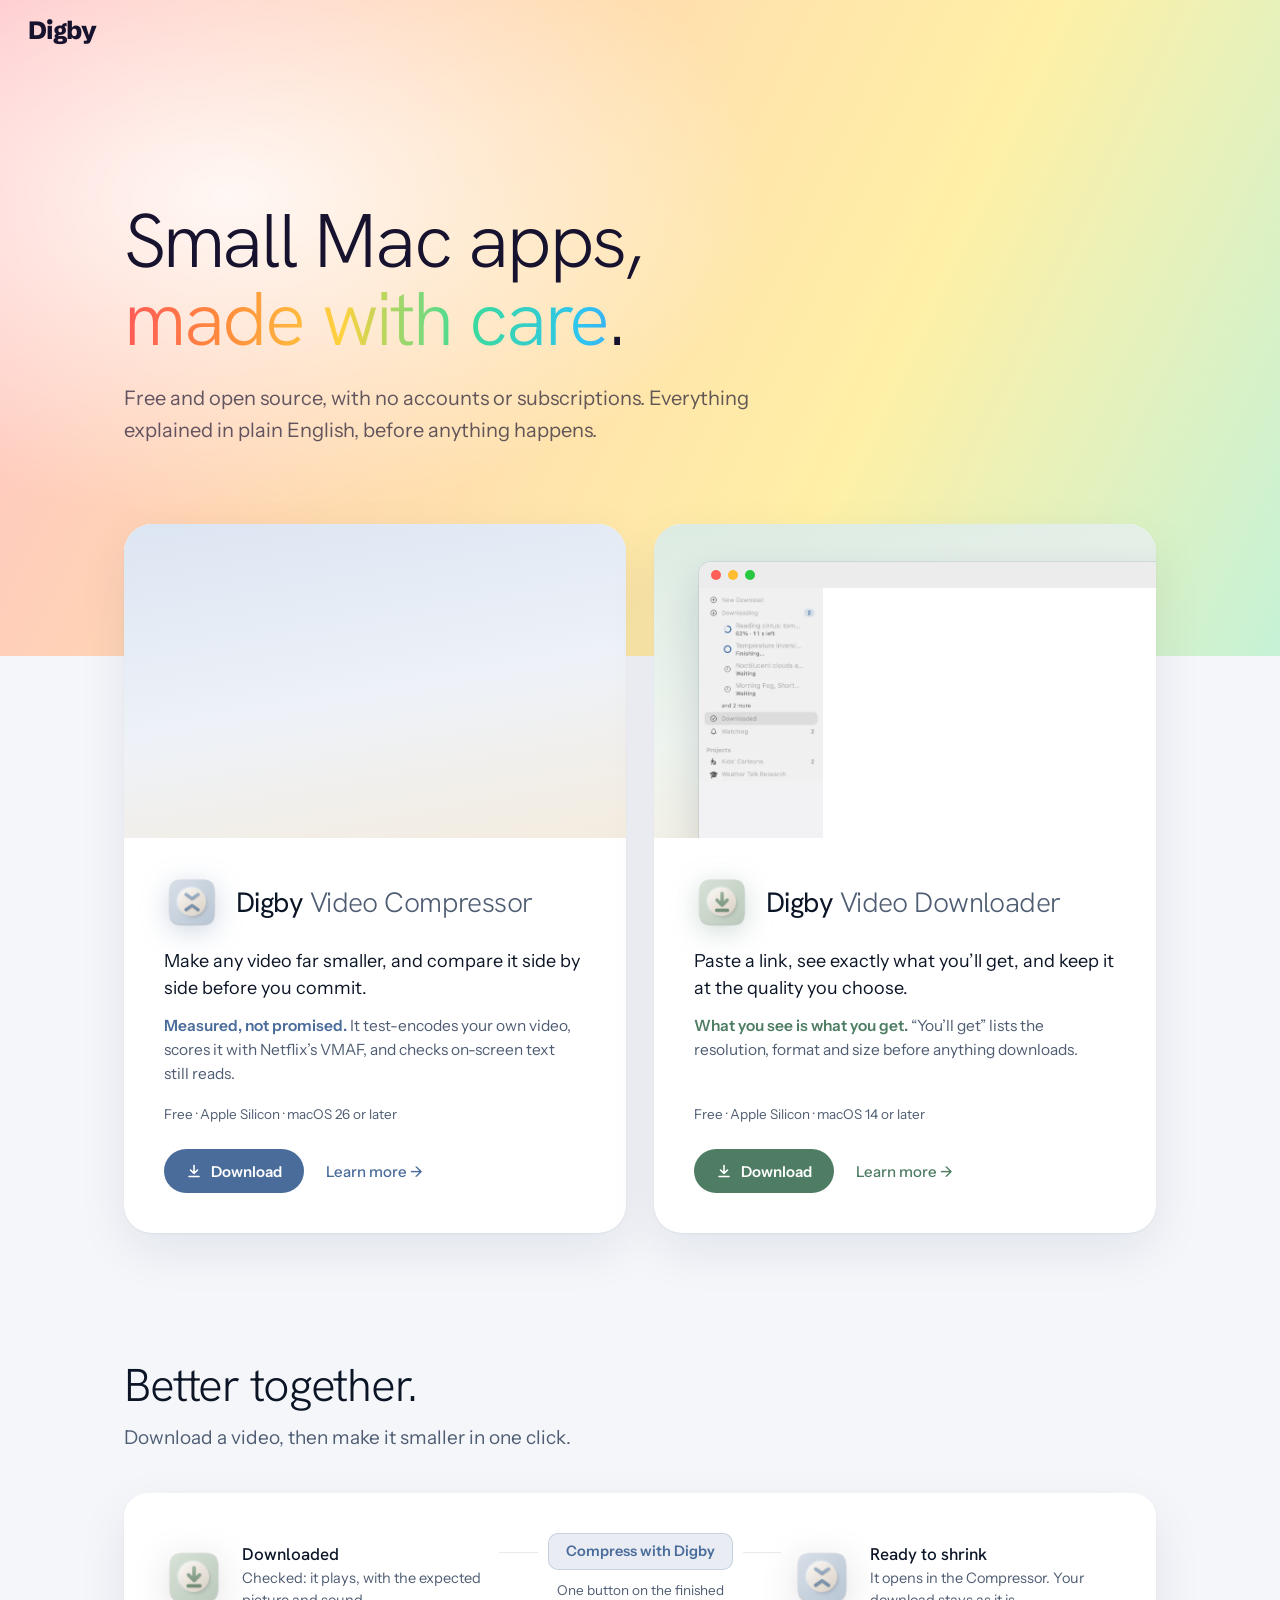
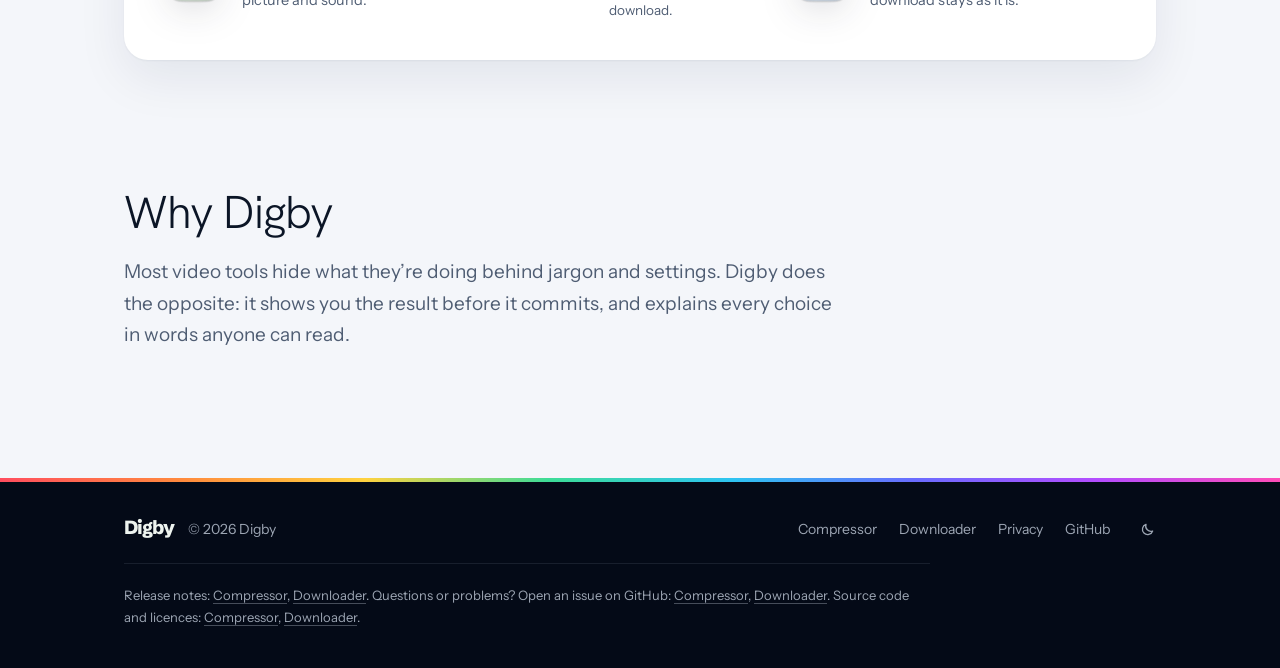
<file: index.html>
<!doctype html>
<html lang="en"><head><meta charset="utf-8"><title>Digby</title>
<meta http-equiv="refresh" content="0; url=digby/"><link rel="canonical" href="digby/"></head>
<body><a href="digby/">Digby</a></body></html>
</file>
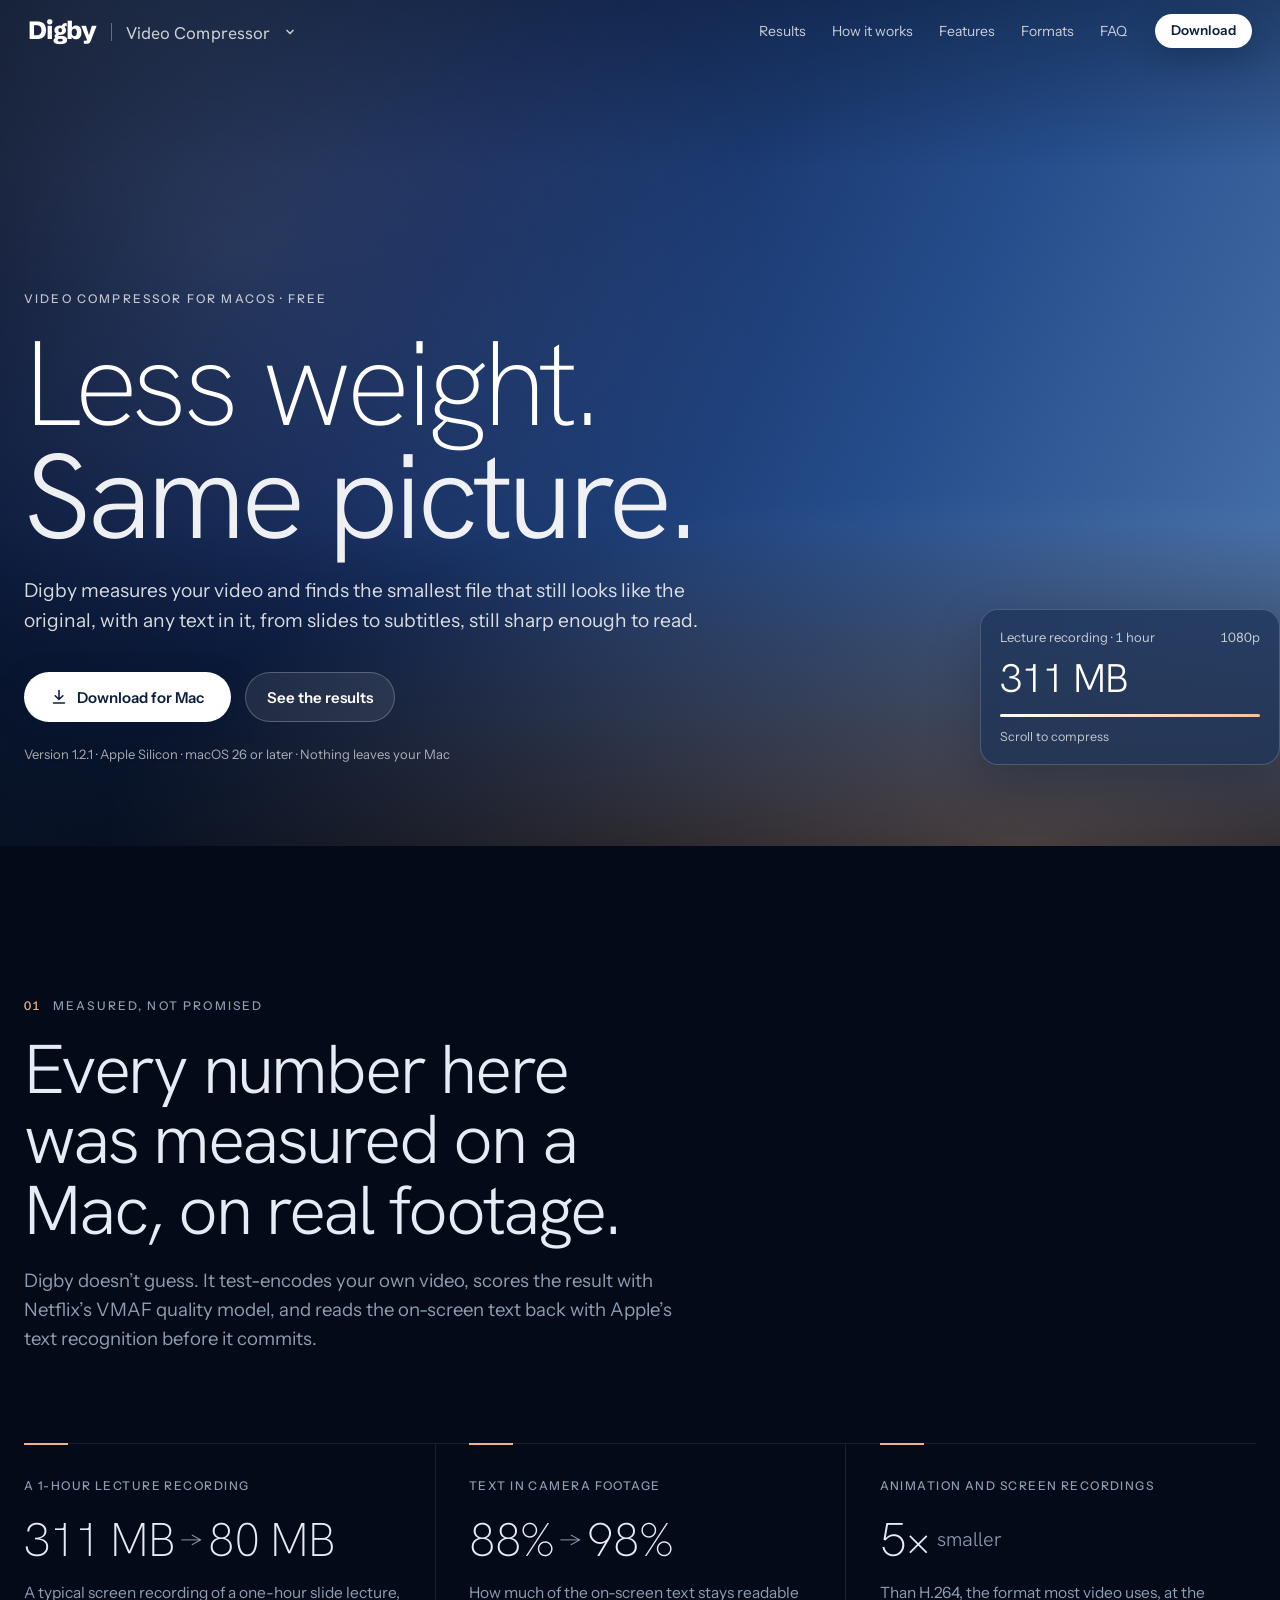
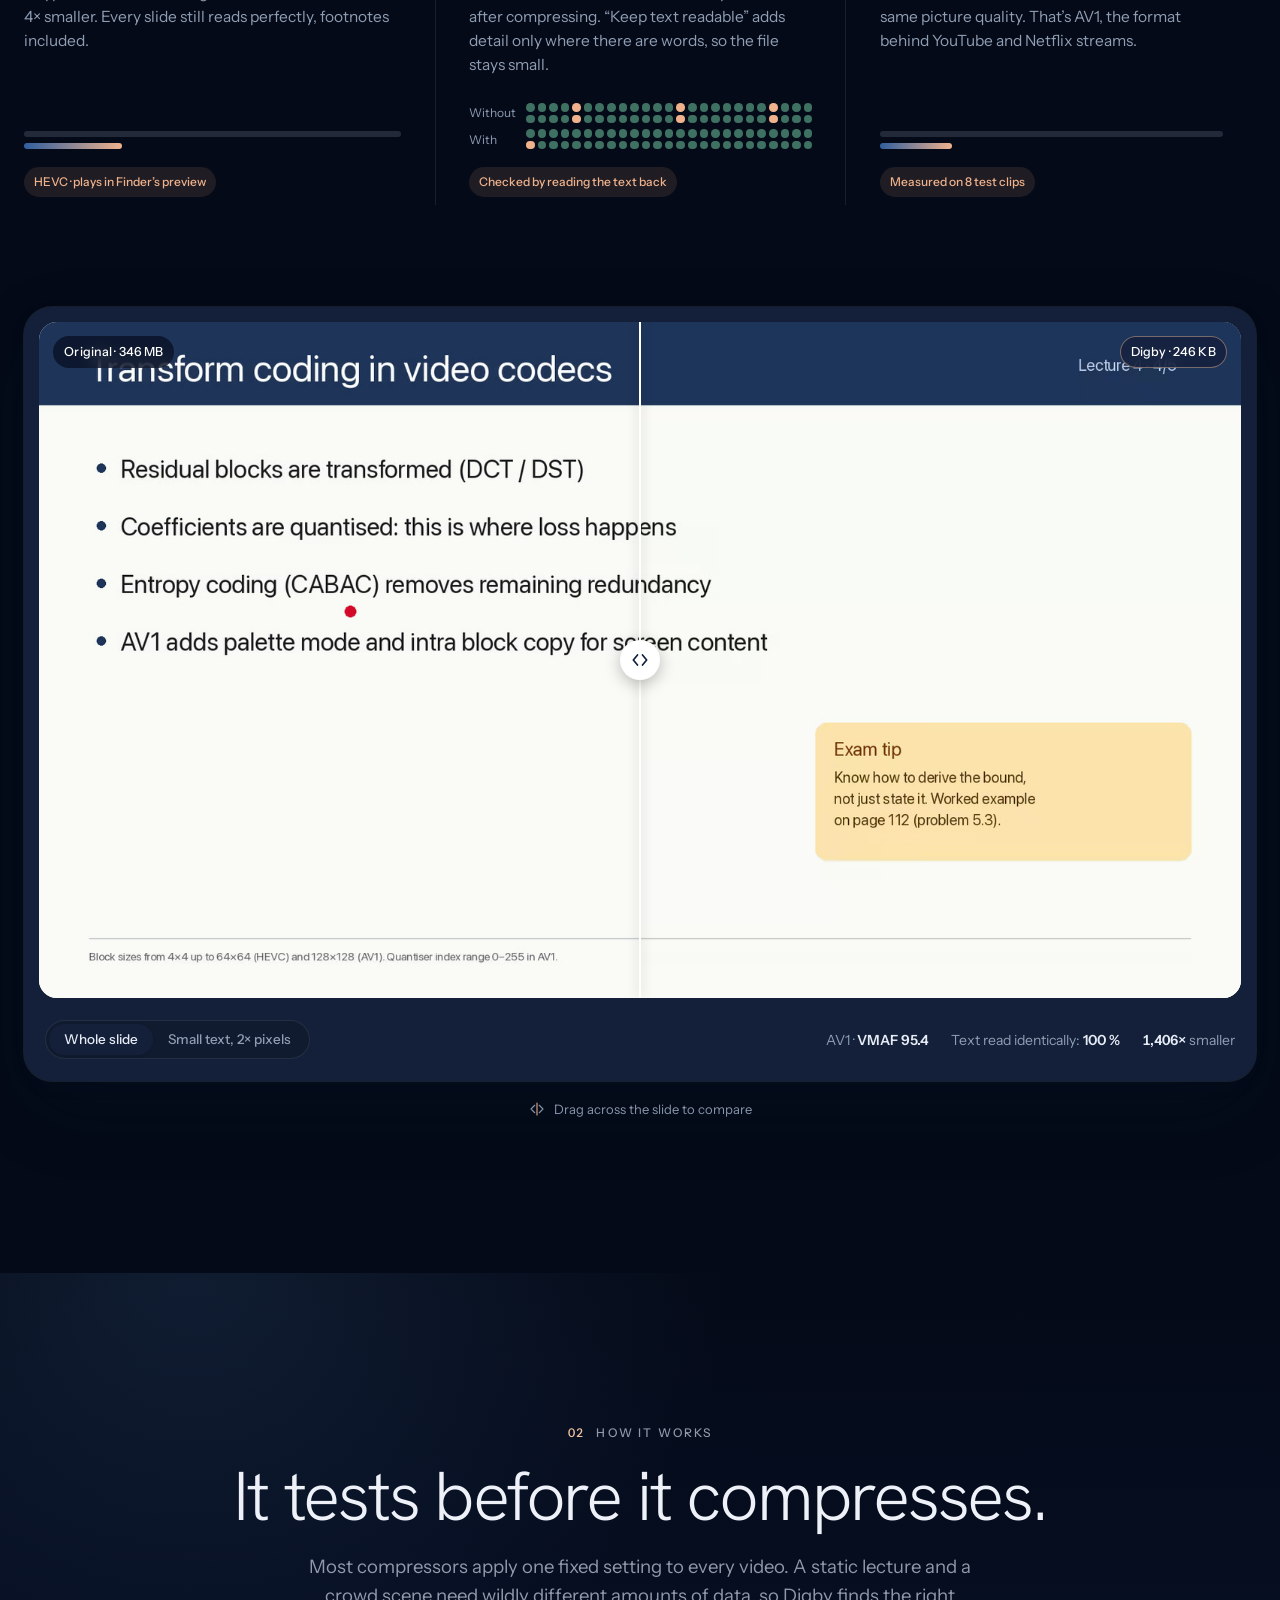
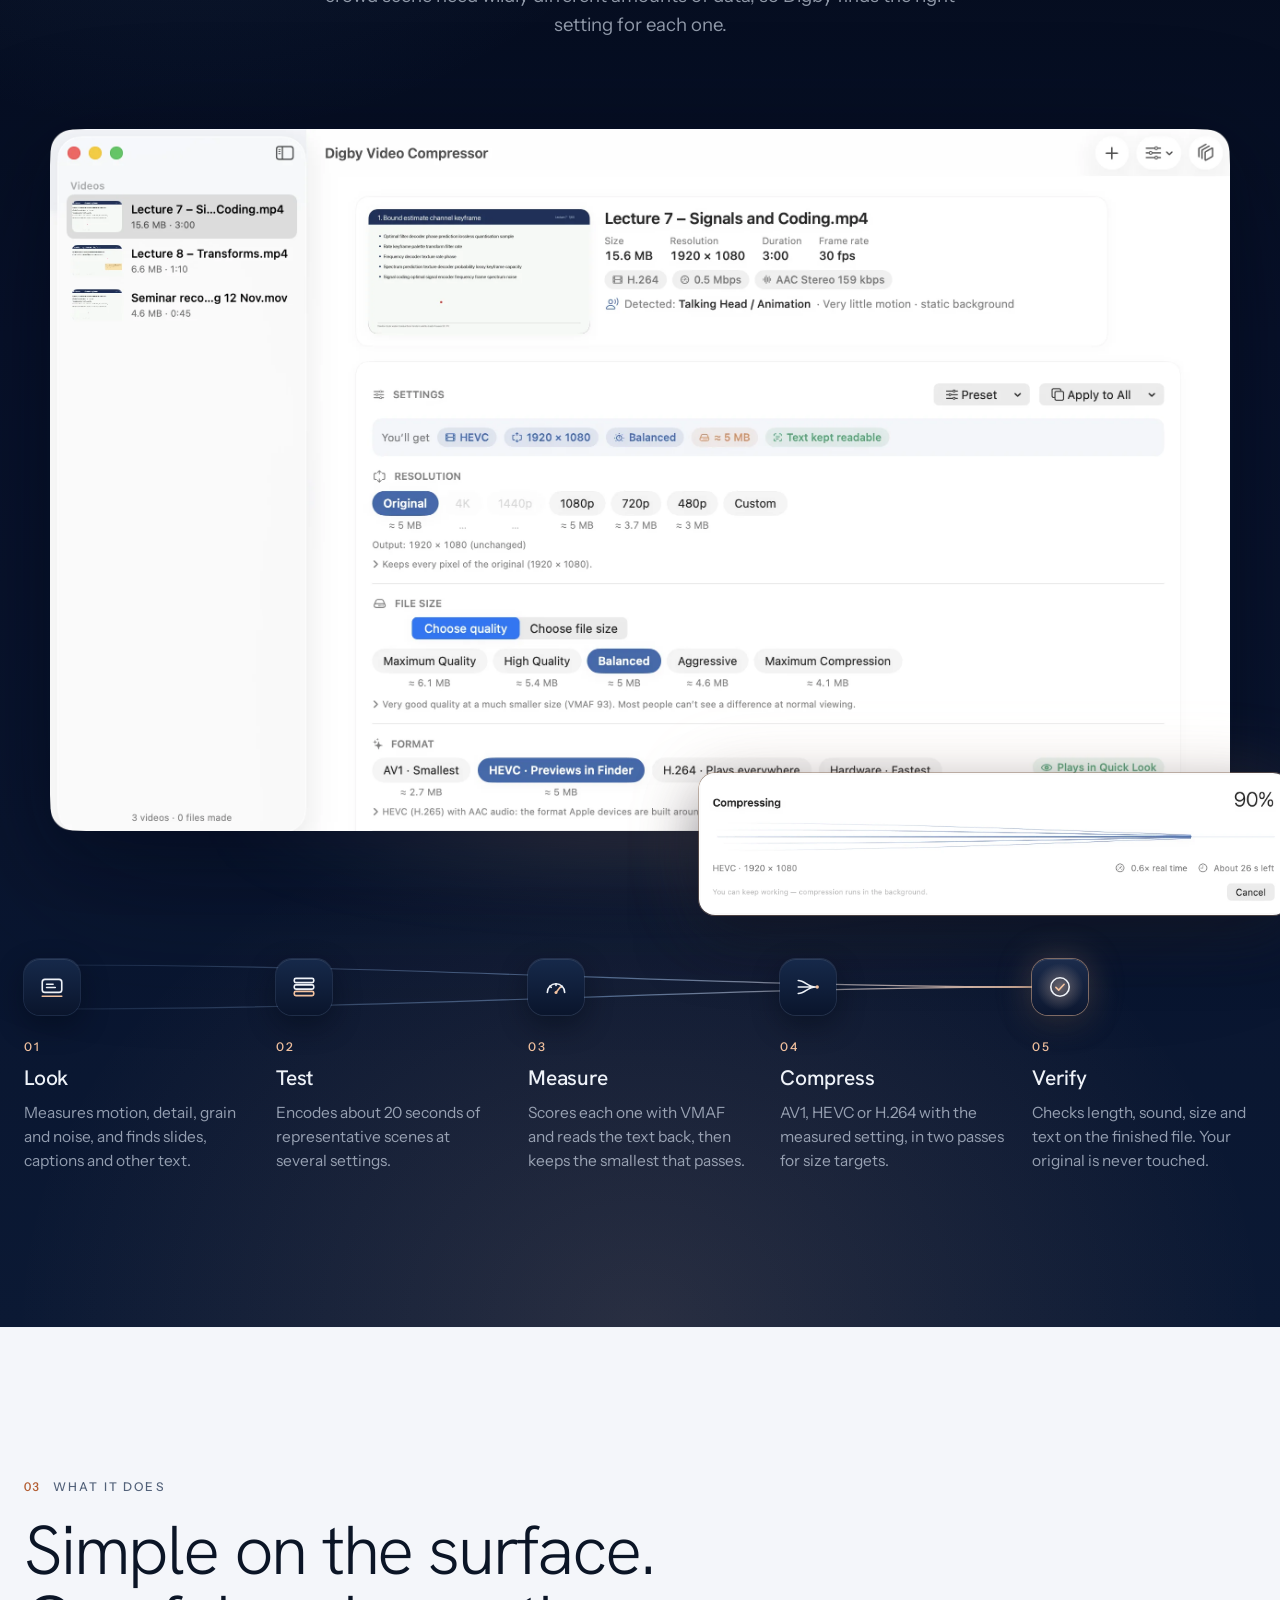
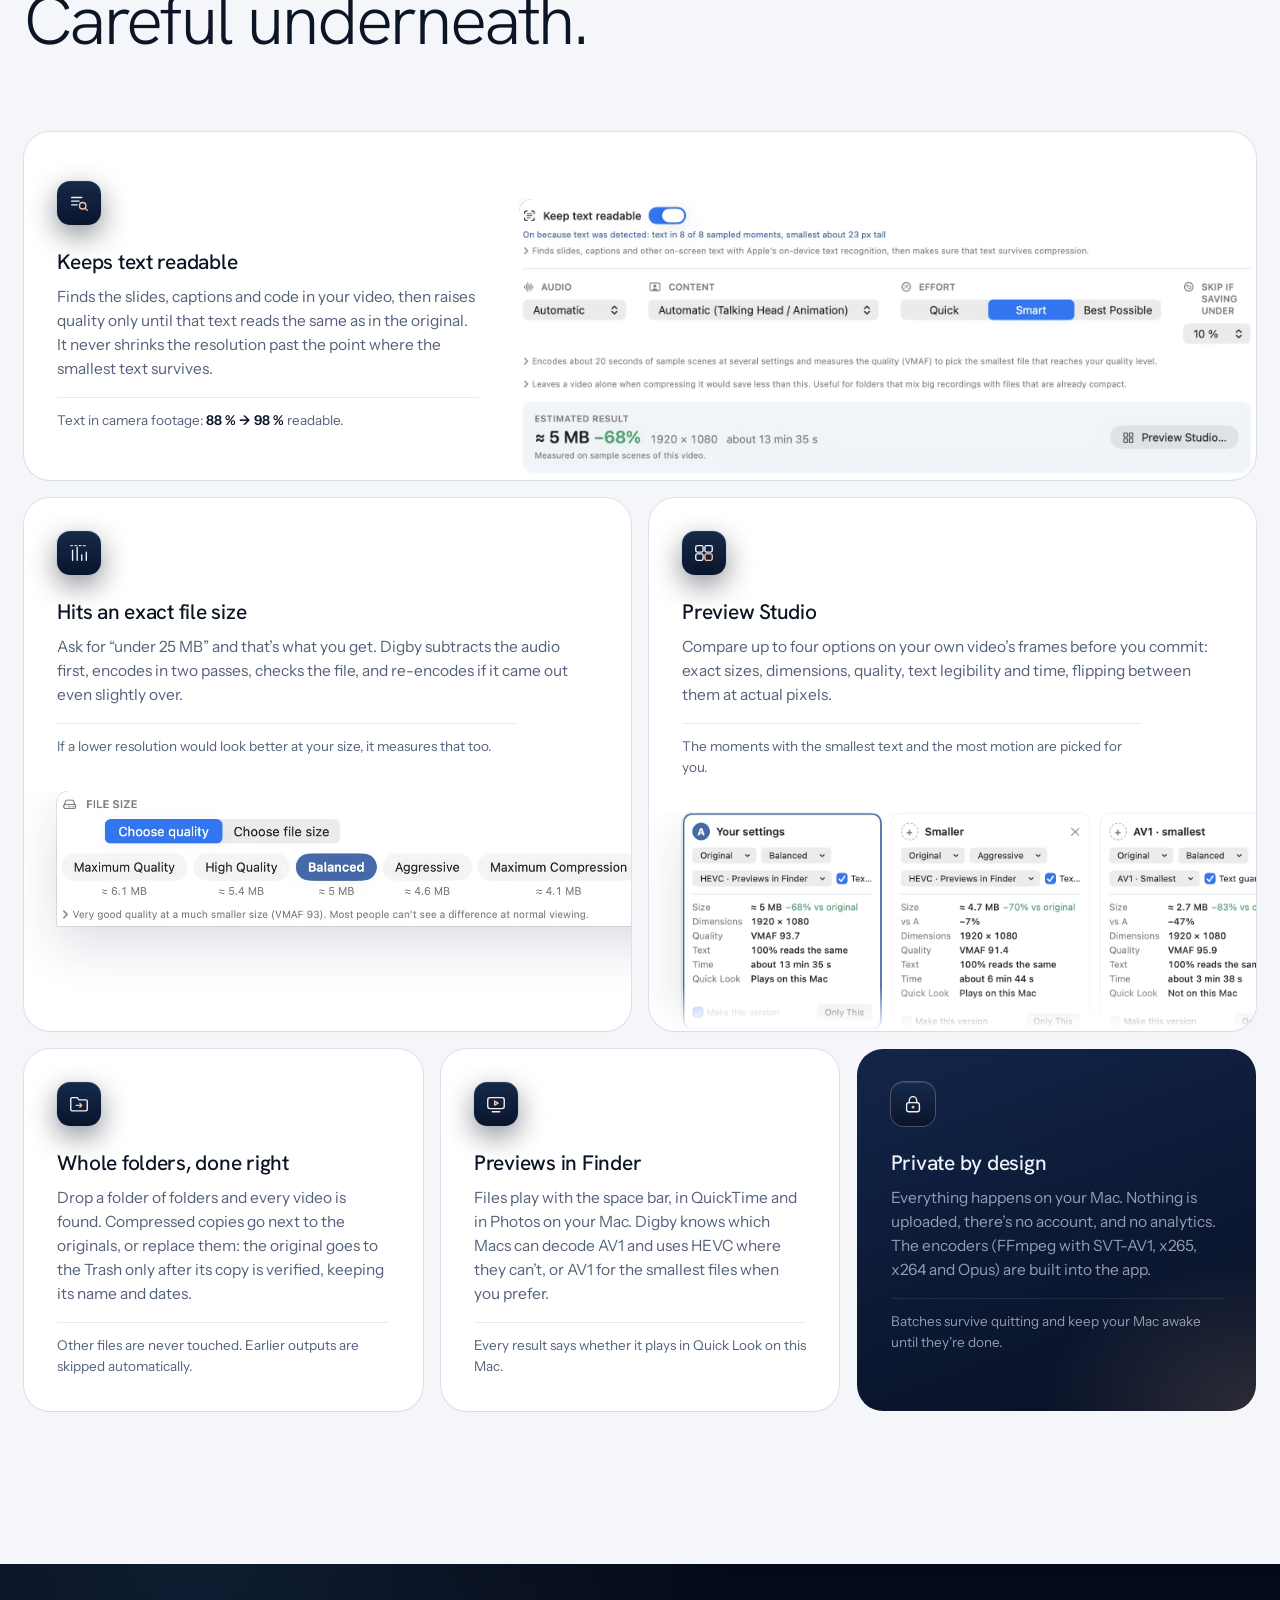
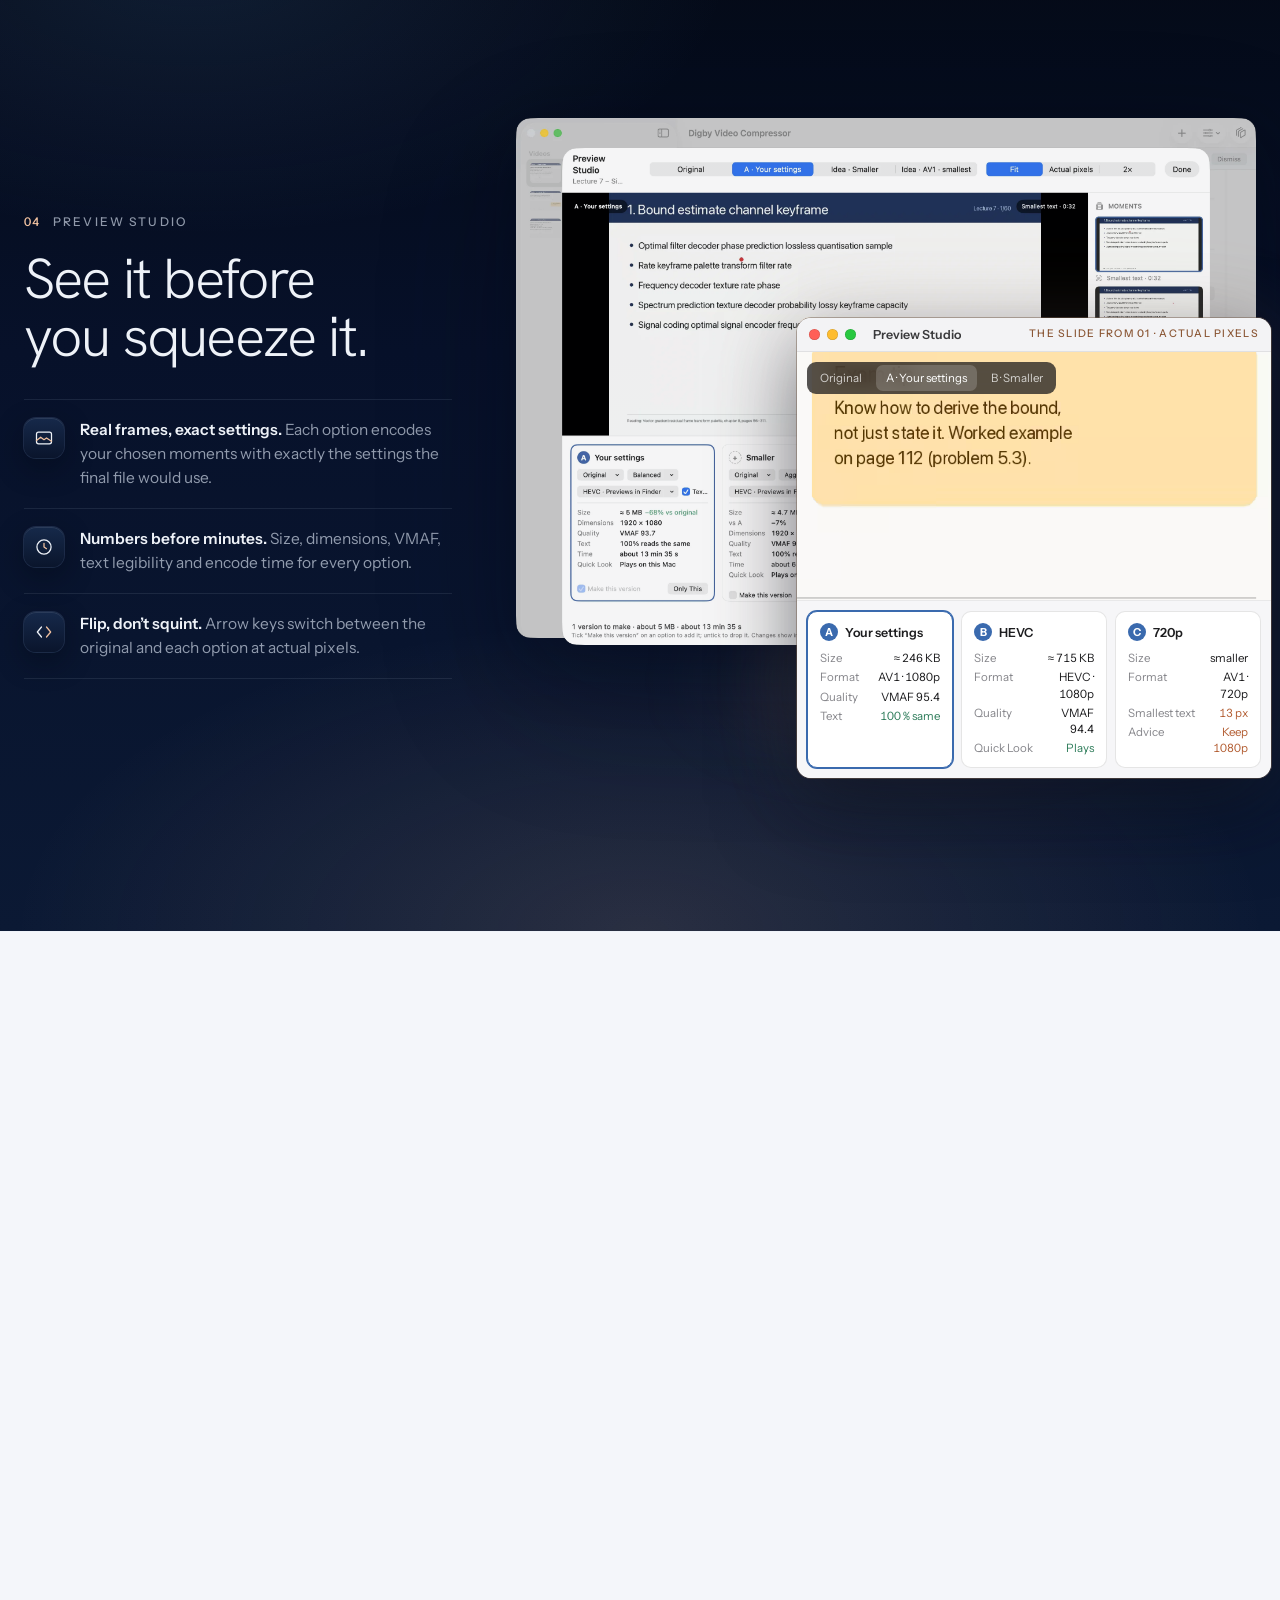
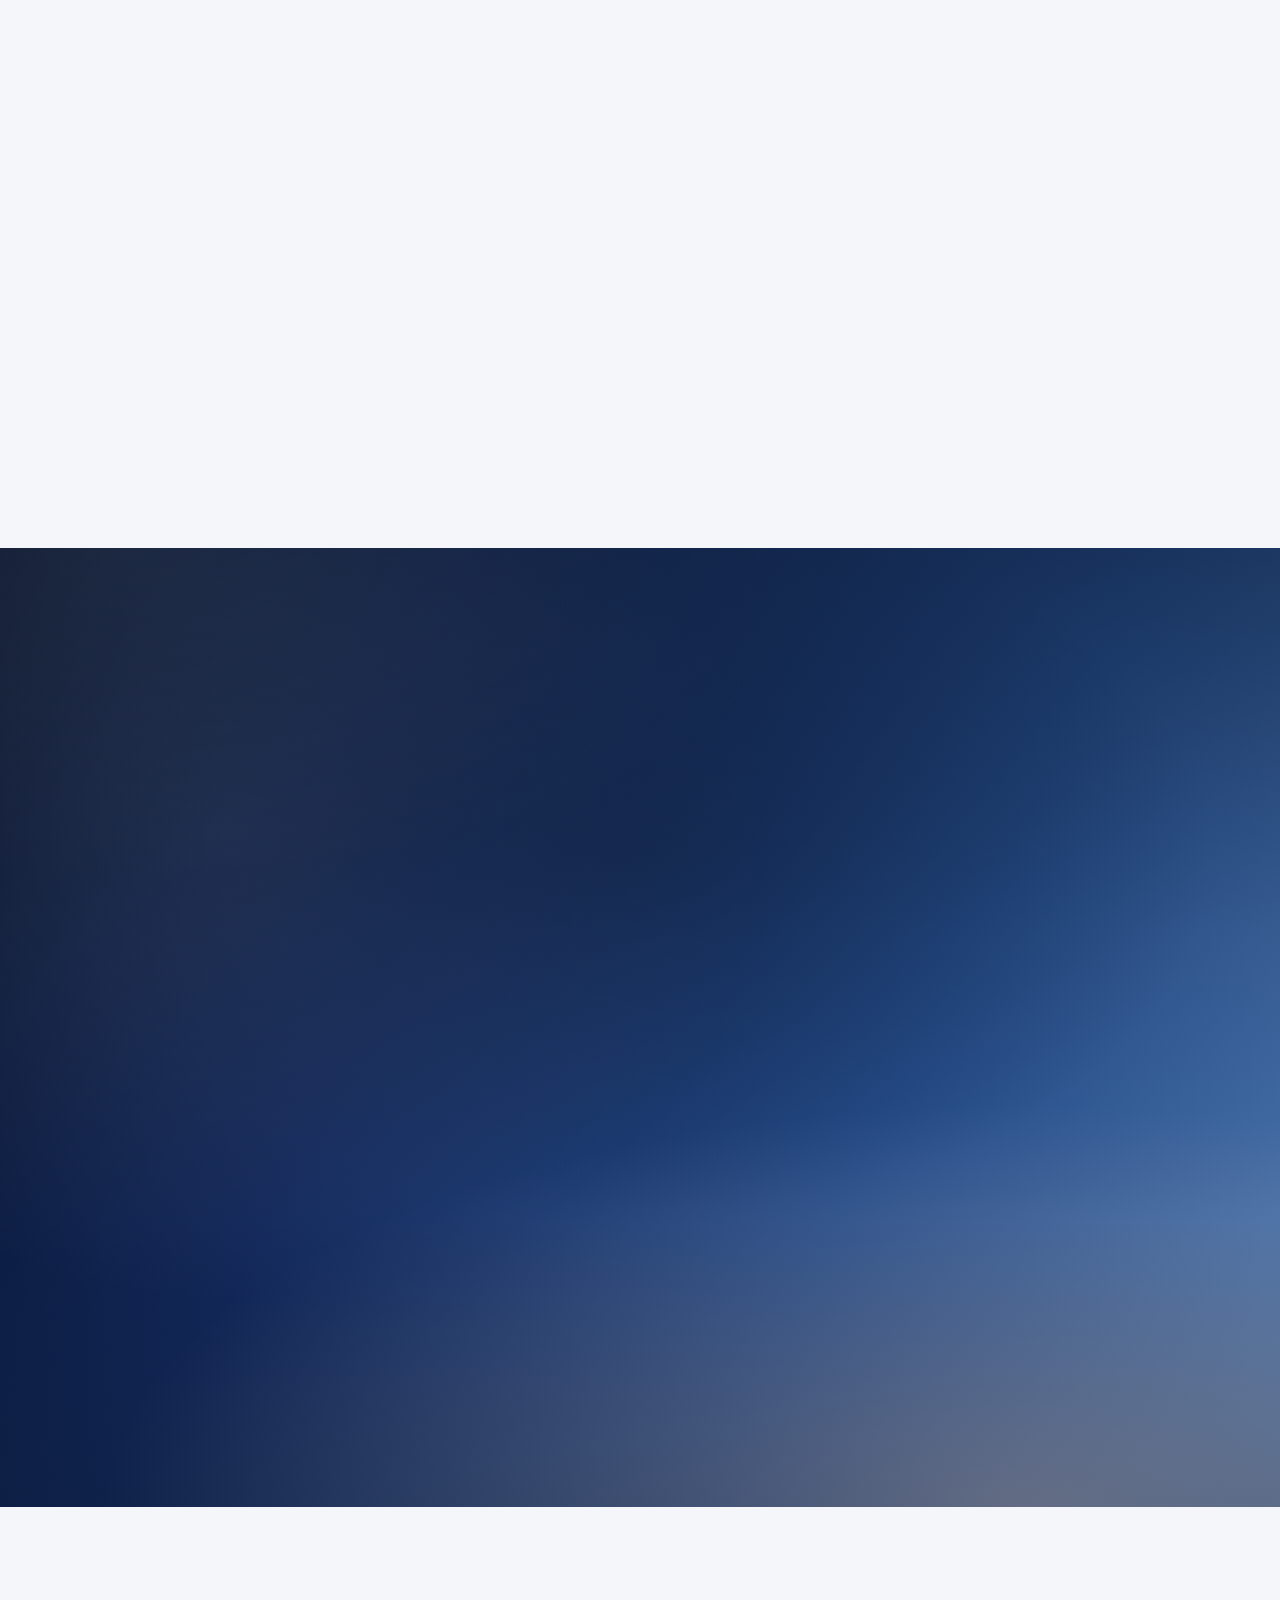
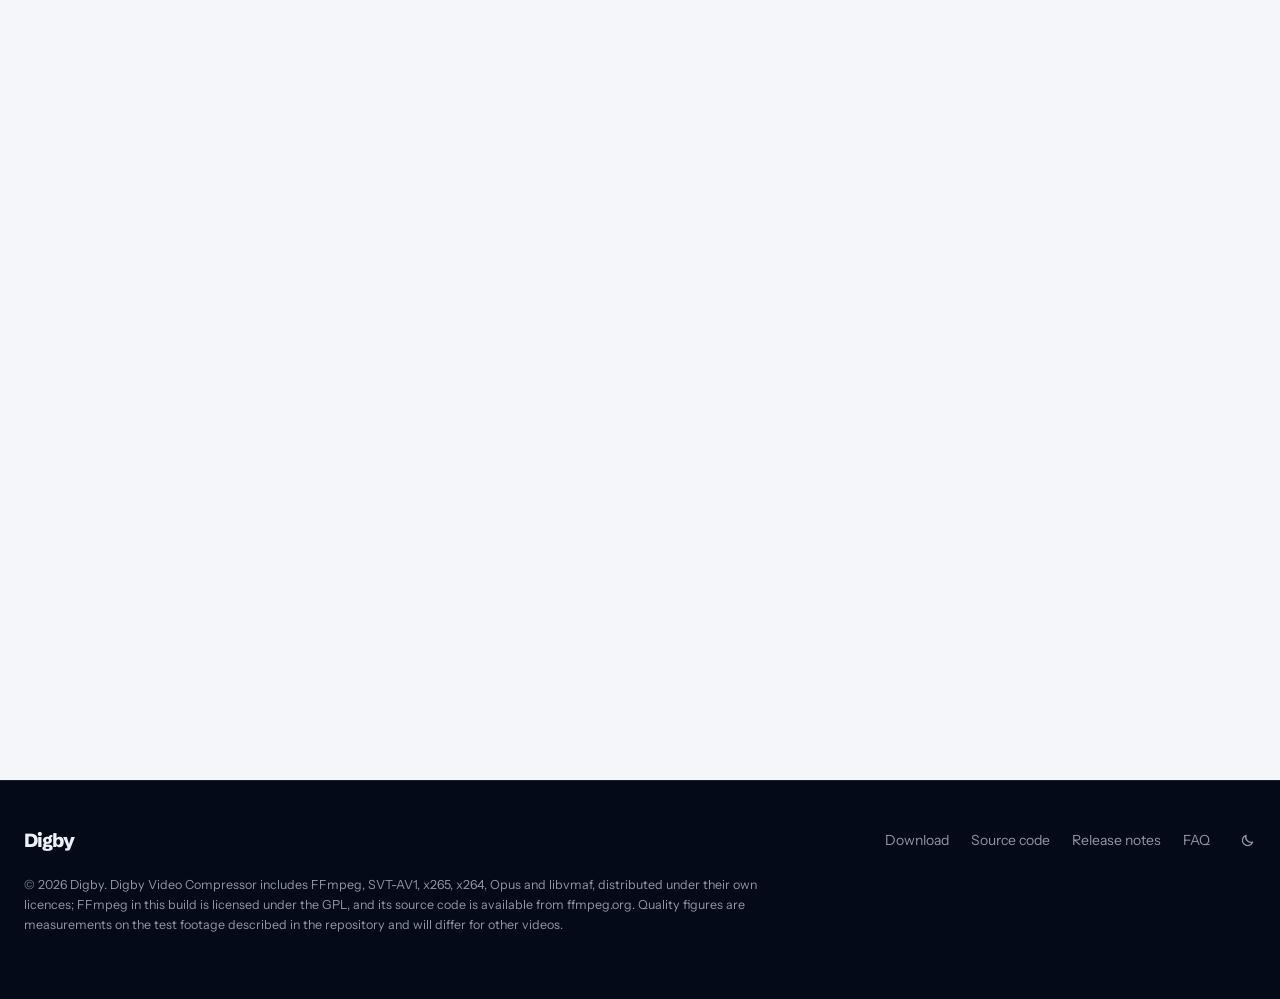
<file: compressor/index.html>
<!doctype html>
<html lang="en">
<head>
<meta charset="utf-8">
<meta name="viewport" content="width=device-width, initial-scale=1, viewport-fit=cover">
<title>Digby Video Compressor</title>
<meta name="description" content="Digby Video Compressor measures your video and finds the smallest file that still looks like the original, with any text in it still sharp enough to read. Free for macOS.">
<meta property="og:title" content="Digby Video Compressor: less weight, same picture">
<meta property="og:description" content="The smallest file that still looks like the original. Free for macOS.">
<link rel="canonical" href="https://digbyapps.github.io/compressor/">
<meta property="og:image" content="https://digbyapps.github.io/compressor/assets/icon-1024.png">
<meta name="theme-color" content="#0E1F3D">
<link rel="icon" href="assets/favicon.png">
<link rel="apple-touch-icon" href="assets/icon-256.png">
<link rel="preconnect" href="https://fonts.googleapis.com">
<link rel="preconnect" href="https://fonts.gstatic.com" crossorigin>
<link rel="stylesheet" href="https://fonts.googleapis.com/css2?family=Hanken+Grotesk:wght@200;300;400;500;600&family=Instrument+Sans:wght@400;500;600&family=Schibsted+Grotesk:wght@800&display=swap">
<style>
/* Layout: sky hero → measured proof with a before/after → how it works (a single convergence thread) → features →
   Preview Studio → formats → download (sky again) → FAQ → footer. One reading column, 1240 max. */
:root {
  --altitude: #0E1F3D;
  --sky: #4D7DB8;
  --haze: #BFD3EA;
  --dawn: #F2C2A0;
  --dawn-deep: #C9774A;
  --bg: #F7F9FC;
  --bg-2: #EEF2F8;
  --fg: #0E1726;
  --muted: #5A6A80;
  --line: #DCE3EC;
  --card: #FFFFFF;
  --accent: #3A6AAE;
  --good: #2F7D5B;
  --display: "Hanken Grotesk", "Helvetica Neue", Arial, sans-serif;
  --body: "Instrument Sans", -apple-system, "Helvetica Neue", Arial, sans-serif;
  --mono: ui-monospace, "SF Mono", Menlo, monospace;
}
@media (prefers-color-scheme: dark) { :root:not([data-theme="light"]) {
  --bg: #070C16; --bg-2: #0B1220; --fg: #E6ECF5; --muted: #8B99AE; --line: #1A2638; --card: #0E1625; --accent: #8FB6E8; --good: #6FC79E; --dawn-deep: #F0B28C;
  color-scheme: dark } }
:root[data-theme="dark"] { --bg: #070C16; --bg-2: #0B1220; --fg: #E6ECF5; --muted: #8B99AE; --line: #1A2638; --card: #0E1625; --accent: #8FB6E8; --good: #6FC79E; --dawn-deep: #F0B28C; color-scheme: dark }

* { box-sizing: border-box }
html { scroll-behavior: smooth; scroll-padding-top: 72px }
body { margin: 0; background: var(--bg); color: var(--fg); font: 17px/1.6 var(--body); -webkit-font-smoothing: antialiased; text-rendering: optimizeLegibility }
body::before { content: ""; position: fixed; inset: 0 0 auto; height: env(safe-area-inset-top, 0px); z-index: 20; background: var(--altitude) }
img { max-width: 100%; display: block }
a { color: inherit }
.wrap { max-width: 1240px; margin: 0 auto; padding-left: max(24px, env(safe-area-inset-left, 0px)); padding-right: max(24px, env(safe-area-inset-right, 0px)) }
h1, h2, h3 { font-family: var(--display); text-wrap: balance; margin: 0 }
h2 { font-weight: 300; font-size: clamp(34px, 4.8vw, 62px); line-height: 1.04; letter-spacing: -.028em }
h3 { font-weight: 500; font-size: 21px; letter-spacing: -.01em; line-height: 1.25 }
p { margin: 0 }
.eyebrow { font: 500 12px/1 var(--body); letter-spacing: .18em; text-transform: uppercase; color: var(--muted); display: flex; gap: 14px; align-items: center }
.eyebrow i { display: inline-block; width: 28px; height: 1px; background: currentColor; opacity: .5 }
.lead { font-size: clamp(17px, 1.5vw, 20px); color: var(--muted); max-width: 38em; margin-top: 22px }
section { padding-block: clamp(90px, 12vw, 160px) }
.num { font-variant-numeric: tabular-nums }

/* entrance on scroll (content is visible without it: only a gentle rise) */
.rise { transition: opacity .9s cubic-bezier(.2,.8,.2,1), transform .9s cubic-bezier(.2,.8,.2,1) }
.js .rise:not(.in) { opacity: .001; transform: translateY(22px) }

/* nav */
nav { position: fixed; top: env(safe-area-inset-top, 0px); left: 0; right: 0; z-index: 15; display: flex; align-items: center; gap: 28px;
  padding-block: 14px; padding-left: max(28px, env(safe-area-inset-left, 0px)); padding-right: max(28px, env(safe-area-inset-right, 0px));
  color: #fff; isolation: isolate; transform: translateZ(0) }
/* the solid bar is its own layer that only fades: no height change, no re-blurring mid-transition */
nav::before { content: ""; position: absolute; inset: 0; z-index: -1; pointer-events: none; opacity: 0; transition: opacity .3s ease;
  background: rgba(11, 24, 47, .9); -webkit-backdrop-filter: saturate(140%) blur(14px); backdrop-filter: saturate(140%) blur(14px);
  box-shadow: 0 1px 0 rgba(255, 255, 255, .06); will-change: opacity }
nav.solid::before { opacity: 1 }
.brand { display: flex; align-items: center; gap: 10px; font: 400 21px/1 var(--display); letter-spacing: .02em; color: #fff; text-decoration: none }
.brand img { width: 30px; height: 30px }
/* Digby lockup: one unit, sized in em off the wordmark (25px) so it scales without changing proportion */
nav .brand.digby-lockup { display: inline-flex; align-items: baseline; flex: none; gap: 0; font-size: 25px; letter-spacing: normal; line-height: 1; white-space: nowrap; color: #fff; text-decoration: none }
.digby-lockup .dg-mark { font: 800 1em/1 "Schibsted Grotesk", "Helvetica Neue", Arial, sans-serif; letter-spacing: -.05em; color: #fff; font-kerning: normal }
.digby-lockup .dg-rule { align-self: center; flex: none; width: 1px; height: .72em; background: currentColor; opacity: .32; margin: 0 .56em 0 .6em; transform: translateY(.04em) }
.digby-lockup .dg-product { font: 400 .68em/1 var(--display, "Hanken Grotesk", "Helvetica Neue", Arial, sans-serif); letter-spacing: .005em; color: rgba(255,255,255,.78) }
@media (max-width: 760px) { .digby-lockup .dg-rule { margin: 0 .4em 0 .44em } .digby-lockup .dg-product { font-size: .6em; letter-spacing: .01em } }
/* small phones: the whole lockup shrinks with the viewport (full size down to ~360px), never drops the product name */
@media (max-width: 430px) { nav .brand.digby-lockup { font-size: clamp(16px, calc((100vw - 140px) / 8.6), 25px) } }
/* Digby app switcher: a small chevron after the lockup opens the family list (works without JS; JS only adds close-on-outside/Escape).
   The panel is positioned against the fixed nav, so it sits at the page edge on every width. */
nav .brandset { display: flex; align-items: center; gap: 6px; min-width: 0 }
nav details.sw { position: static; border: 0; flex: none }
nav details.sw > summary.sw-b { list-style: none; display: grid; place-items: center; justify-content: center; align-content: center; gap: 0; letter-spacing: normal; width: 28px; height: 28px; padding: 0; margin: 0; border-radius: 8px; cursor: pointer;
  font: inherit; color: rgba(255, 255, 255, .72); transform: translateY(1px); transition: background .2s, color .2s }
nav details.sw > summary.sw-b::-webkit-details-marker { display: none }
nav details.sw > summary.sw-b::after { content: none; display: none }
nav details.sw > summary.sw-b svg { width: 12px; height: 12px; transition: transform .25s }
nav details.sw > summary.sw-b:hover, nav details.sw[open] > summary.sw-b { background: rgba(255, 255, 255, .12); color: #fff }
nav details.sw[open] > summary.sw-b svg { transform: rotate(180deg) }
nav details.sw > summary.sw-b:focus-visible { outline: 2px solid rgba(255, 255, 255, .8); outline-offset: 2px }
.sw-p { position: absolute; z-index: 20; top: calc(100% - 4px); left: max(16px, env(safe-area-inset-left, 0px)); width: min(340px, calc(100vw - 32px));
  display: grid; gap: 2px; padding: 8px; border-radius: 18px; background: #fff; color: #0E1726; font: 400 14px/1.35 var(--body, -apple-system, sans-serif);
  box-shadow: 0 24px 60px rgba(4, 10, 25, .35), 0 0 0 1px rgba(14, 31, 61, .06); animation: sw-in .2s ease-out }
@keyframes sw-in { from { opacity: 0; transform: translateY(-6px) } }
.sw-p .sw-k { margin: 0; font-family: inherit; font-weight: 600; font-size: 10.5px; line-height: 1; letter-spacing: .14em; text-transform: uppercase; color: #5A6A80; padding: 10px 10px 8px }
.sw-p a { display: flex; align-items: center; gap: 12px; padding: 10px; border-radius: 12px; text-decoration: none; color: inherit }
.sw-p a:hover, .sw-p a:focus-visible { background: #F1F4F9; outline: none }
.sw-p img { width: 40px; height: 40px; flex: none }
.sw-p .sw-t { display: grid; gap: 2px; flex: 1; min-width: 0 }
.sw-p b { font-weight: 600 } .sw-p i { font-style: normal; color: #5A6A80; font-size: 13px }
.sw-p em { font-style: normal; font-size: 11.5px; white-space: nowrap; padding: 4px 8px; border-radius: 99px; color: #4A6C9B; background: color-mix(in srgb, #4A6C9B 12%, #fff) }
.sw-p a.sw-all { color: #5A6A80; border-top: 1px solid #E6EAF0; border-radius: 0 0 12px 12px; margin-top: 4px; padding-block: 12px 10px }
@media (min-width: 761px) { .sw-p { left: max(28px, env(safe-area-inset-left, 0px)) } }
@media (prefers-color-scheme: dark) { :root:not([data-theme="light"]) .sw-p { background: #131B2A; color: #E6ECF5; box-shadow: 0 24px 60px rgba(0, 0, 0, .55), 0 0 0 1px rgba(255, 255, 255, .08) }
  :root:not([data-theme="light"]) .sw-p a:hover { background: #1C2638 } :root:not([data-theme="light"]) .sw-k, :root:not([data-theme="light"]) .sw-p i, :root:not([data-theme="light"]) .sw-p a.sw-all { color: #95A3B8 }
  :root:not([data-theme="light"]) .sw-p a.sw-all { border-color: rgba(255, 255, 255, .08) } :root:not([data-theme="light"]) .sw-p em { background: color-mix(in srgb, #4A6C9B 22%, #131B2A); color: #9DB7DE } }
:root[data-theme="dark"] .sw-p { background: #131B2A; color: #E6ECF5; box-shadow: 0 24px 60px rgba(0, 0, 0, .55), 0 0 0 1px rgba(255, 255, 255, .08) }
:root[data-theme="dark"] .sw-p a:hover { background: #1C2638 } :root[data-theme="dark"] .sw-k, :root[data-theme="dark"] .sw-p i, :root[data-theme="dark"] .sw-p a.sw-all { color: #95A3B8 }
:root[data-theme="dark"] .sw-p a.sw-all { border-color: rgba(255, 255, 255, .08) } :root[data-theme="dark"] .sw-p em { background: color-mix(in srgb, #4A6C9B 22%, #131B2A); color: #9DB7DE }
@media (prefers-reduced-motion: reduce) { .sw-p { animation: none } }
/* small phones: the lockup shrinks with the viewport, leaving room for the chevron and Download */
@media (max-width: 430px) { nav .brand.digby-lockup { font-size: clamp(15px, calc((100vw - 176px) / 8.6), 25px) } nav details.sw > summary.sw-b { width: 26px; height: 26px } }
/* nav layout: Download always on the right; never wraps */
@media (max-width: 900px) { nav .links .nav-opt { display: none } }
@media (max-width: 760px) { nav { gap: 16px } nav > .btn-small { margin-left: auto } }
@media (max-width: 430px) { nav { padding-left: max(18px, env(safe-area-inset-left, 0px)); padding-right: max(18px, env(safe-area-inset-right, 0px)) } nav > .btn-small { padding: 9px 13px; font-size: 13px; flex: none } }
nav .links { display: flex; gap: 26px; margin-left: auto; font-size: 14px }
nav .links a { color: rgba(255,255,255,.76); text-decoration: none; transition: color .2s }
nav .links a:hover { color: #fff }

/* buttons */
.btn { display: inline-flex; align-items: center; gap: 10px; border-radius: 999px; font: 600 15px/1 var(--body); text-decoration: none; cursor: pointer; border: 0;
  position: relative; transition: transform .3s cubic-bezier(.2,.8,.2,1), background-color .2s }
.btn-light::after { content: ""; position: absolute; inset: 0; border-radius: inherit; pointer-events: none; opacity: 0; transition: opacity .3s;
  box-shadow: 0 16px 40px rgba(8, 20, 45, .35), 0 0 0 6px rgba(242, 194, 160, .2) }
.btn-light:hover::after { opacity: 1 }
.btn:focus-visible { outline: 2px solid var(--dawn); outline-offset: 3px }
.btn-light { background: #fff; color: var(--altitude); padding: 17px 27px; box-shadow: 0 10px 30px rgba(8, 20, 45, .28) }
.btn-light:hover { transform: translateY(-2px) }
.btn-ghost { color: #fff; padding: 17px 22px; background: rgba(255,255,255,.08); box-shadow: inset 0 0 0 1px rgba(255,255,255,.24) }
.btn-ghost:hover { background: rgba(255,255,255,.15) }
.btn-small { padding: 10px 16px; font-size: 13.5px }
.btn svg { width: 16px; height: 16px; flex: none }

/* sky (hero + download) */
.sky { position: relative; overflow: hidden; color: #fff; isolation: isolate;
  background: linear-gradient(180deg, #0A1830 0%, #14294D 24%, #2E5590 52%, #6F98C8 74%, #C9D9EC 90%, #F2C2A0 100%) }
.sky::after { content: ""; position: absolute; inset: 0; z-index: -1; pointer-events: none;
  background: radial-gradient(120% 70% at 80% 100%, rgba(242,194,160,.28), transparent 60%), radial-gradient(80% 50% at 10% 0%, rgba(255,255,255,.06), transparent 70%) }
.hero { min-height: max(660px, 94svh) }
.hero .art { position: absolute; inset: 0; z-index: -1; overflow: hidden; pointer-events: none }
.hero .art::after { content: ""; position: absolute; inset: 0;
  background: linear-gradient(180deg, rgba(10,24,48,.45) 0%, rgba(10,24,48,0) 20%),
              radial-gradient(75% 70% at 0% 100%, rgba(10,24,48,.55), rgba(10,24,48,0) 70%) }
.hero-inner { position: relative; min-height: inherit; display: grid; align-content: end; padding-block: 150px 9vh }
h1 { font-weight: 200; font-size: clamp(54px, 9.4vw, 136px); line-height: .94; letter-spacing: -.036em; margin-top: 22px }
h1 span { display: block }
h1 .second { font-weight: 300; color: rgba(255,255,255,.93) }
.hero .eyebrow, .dl .eyebrow { color: rgba(255,255,255,.72) }
.hero .lead, .dl .lead { color: rgba(255,255,255,.84) }
.ctas { display: flex; flex-wrap: wrap; gap: 14px; margin-top: 36px }
.meta { margin-top: 22px; font-size: 13px; color: rgba(255,255,255,.64) }
.reveal { opacity: 0; transform: translateY(18px); animation: rise 1.1s cubic-bezier(.2,.8,.2,1) forwards }
.d1 { animation-delay: 1.15s } .d2 { animation-delay: 1.3s } .d3 { animation-delay: 1.5s } .d4 { animation-delay: 1.7s } .d5 { animation-delay: 1.85s }
@keyframes rise { to { opacity: 1; transform: none } }
.sizecard { position: absolute; right: 0; bottom: 9vh; width: 300px; padding: 18px 20px; border-radius: 18px;
  background: rgba(28, 50, 88, .72); box-shadow: inset 0 0 0 1px rgba(255,255,255,.16);
  box-shadow: inset 0 0 0 1px rgba(255,255,255,.18), 0 20px 50px rgba(5, 15, 35, .25); font-variant-numeric: tabular-nums }
.sizecard .file { font-size: 13px; color: rgba(255,255,255,.75); display: flex; justify-content: space-between; gap: 10px }
.sizecard .big { font: 300 40px/1.1 var(--display); letter-spacing: -.02em; margin-top: 8px }
.sizecard .bar { height: 3px; border-radius: 3px; background: rgba(255,255,255,.18); margin-top: 14px; overflow: hidden }
.sizecard .bar b { display: block; height: 100%; width: 100%; background: linear-gradient(90deg, #fff, var(--dawn)); transform-origin: left }
.sizecard .foot { display: flex; justify-content: space-between; margin-top: 10px; font-size: 12.5px; color: rgba(255,255,255,.72) }
.sizecard .foot b { color: var(--dawn); font-weight: 600 }

/* proof */
.stats { display: grid; grid-template-columns: repeat(3, minmax(0, 1fr)); gap: 1px; margin-top: 64px; background: var(--line); border-radius: 22px; overflow: hidden; border: 1px solid var(--line) }
.stat { background: var(--card); padding: 34px 30px 30px; min-width: 0 }
.stat .k { font-size: 13px; color: var(--muted) }
.stat .v { font: 300 clamp(36px, 3.6vw, 48px)/1.05 var(--display); letter-spacing: -.02em; margin-top: 14px; font-variant-numeric: tabular-nums }
.stat .v small { font-size: .45em; color: var(--muted); letter-spacing: 0; vertical-align: middle }
.stat p { color: var(--muted); font-size: 15px; margin-top: 14px }
.bars { display: grid; gap: 6px; margin-top: 18px }
.bars i { display: block; height: 8px; border-radius: 4px; background: color-mix(in srgb, var(--muted) 28%, transparent) }
.bars i.b { background: linear-gradient(90deg, var(--accent), var(--dawn-deep)) }
.dots { display: grid; grid-template-columns: auto 1fr; gap: 6px 10px; align-items: center; margin-top: 18px; font-size: 12px; color: var(--muted) }
.dots b { display: grid; grid-template-columns: repeat(25, 1fr); gap: 3px }
.dots b i { aspect-ratio: 1; border-radius: 50%; background: color-mix(in srgb, var(--good) 55%, transparent) }
.dots b i.x { background: var(--dawn-deep) }
.tag { display: inline-block; margin-top: 16px; font-size: 12px; padding: 5px 10px; border-radius: 99px; background: color-mix(in srgb, var(--dawn-deep) 14%, transparent); color: var(--dawn-deep); font-weight: 500 }

/* before / after */
.compare { margin-top: 56px; display: grid; gap: 18px }
.ba { position: relative; aspect-ratio: 16 / 9; border-radius: 18px; overflow: hidden; background: #F4F4F0; cursor: ew-resize; user-select: none; touch-action: pan-y;
  box-shadow: 0 30px 80px rgba(10, 25, 50, .18), 0 0 0 1px var(--line); max-width: 100% }
.ba img { position: absolute; inset: 0; width: 100%; height: 100%; object-fit: cover; image-rendering: auto }
.ba.pixel img { image-rendering: pixelated }
.ba .after { clip-path: inset(0 0 0 var(--split, 50%)) }
.ba .handle { position: absolute; top: 0; bottom: 0; left: var(--split, 50%); width: 2px; background: #fff; transform: translateX(-1px); box-shadow: 0 0 12px rgba(0,0,0,.3) }
.ba .handle::after { content: ""; position: absolute; top: 50%; left: 50%; width: 40px; height: 40px; border-radius: 50%; transform: translate(-50%, -50%);
  background: #fff url("data:image/svg+xml,%3Csvg xmlns='http://www.w3.org/2000/svg' viewBox='0 0 24 24' fill='none' stroke='%230E1F3D' stroke-width='2' stroke-linecap='round' stroke-linejoin='round'%3E%3Cpath d='M9 6l-5 6 5 6M15 6l5 6-5 6'/%3E%3C/svg%3E") center / 20px no-repeat; box-shadow: 0 4px 16px rgba(0,0,0,.25) }
.ba .lab { position: absolute; top: 14px; font-size: 12.5px; font-weight: 600; padding: 6px 11px; border-radius: 99px; background: rgba(6, 14, 30, .78); color: #fff }
.ba .lab.l { left: 14px } .ba .lab.r { right: 14px }
.ba input { position: absolute; inset: 0; width: 100%; height: 100%; opacity: 0; cursor: ew-resize; margin: 0 }
.ba-bar { display: flex; flex-wrap: wrap; gap: 10px 22px; align-items: center; justify-content: space-between; font-size: 14px; color: var(--muted) }
.seg { display: inline-flex; padding: 3px; border-radius: 99px; background: var(--bg-2); border: 1px solid var(--line) }
.seg button { border: 0; background: transparent; color: var(--muted); font: 500 13.5px/1 var(--body); padding: 9px 15px; border-radius: 99px; cursor: pointer }
.seg button[aria-pressed="true"] { background: var(--card); color: var(--fg); box-shadow: 0 1px 3px rgba(0,0,0,.12) }
.seg button:focus-visible { outline: 2px solid var(--accent); outline-offset: 2px }
.facts { display: flex; flex-wrap: wrap; gap: 8px 22px }
.facts b { color: var(--fg); font-weight: 600 }

/* how it works */
.steps { position: relative; display: grid; grid-template-columns: repeat(5, minmax(0, 1fr)); gap: 22px; margin-top: 72px }
.thread { position: absolute; left: 0; right: 0; top: 34px; height: 70px; pointer-events: none; overflow: visible }
.thread path { fill: none; stroke: var(--accent); stroke-width: 1.5; stroke-linecap: round; stroke-dasharray: 1400; stroke-dashoffset: 1400; transition: stroke-dashoffset 2.4s cubic-bezier(.4,0,.2,1); opacity: .45 }
.steps.in .thread path { stroke-dashoffset: 0 }
.step { position: relative; min-width: 0 }
.step .dot { width: 68px; height: 68px; border-radius: 20px; display: grid; place-items: center; background: var(--card); border: 1px solid var(--line);
  box-shadow: 0 10px 30px rgba(20, 40, 80, .07); position: relative; z-index: 1 }
.step .dot svg { width: 34px; height: 34px; color: var(--accent) }
.step:last-child .dot { background: radial-gradient(circle at 50% 50%, #fff 0 18%, var(--dawn) 19% 34%, transparent 35%), var(--card) }
.step h3 { margin-top: 24px; font-size: 19px }
.step p { color: var(--muted); font-size: 15px; margin-top: 8px }
.step .n { font: 500 12px var(--mono); color: var(--muted); margin-top: 20px; display: block }

/* features */
.features { display: grid; grid-template-columns: repeat(3, minmax(0, 1fr)); gap: 18px; margin-top: 64px }
.feature { background: var(--card); border: 1px solid var(--line); border-radius: 22px; padding: 30px; display: grid; gap: 14px; align-content: start; min-width: 0;
  position: relative; transition: transform .45s cubic-bezier(.2,.8,.2,1) }
.feature::after { content: ""; position: absolute; inset: 0; border-radius: inherit; pointer-events: none; opacity: 0; transition: opacity .45s;
  box-shadow: 0 24px 60px rgba(20, 40, 80, .1) }
.feature:hover { transform: translateY(-4px) }
.feature:hover::after { opacity: 1 }
.feature .art { height: 120px; border-radius: 14px; overflow: hidden; background: linear-gradient(160deg, #13284B, #3E6AA5 70%, #9DBAE0); position: relative }
.feature .art svg { position: absolute; inset: 0; width: 100%; height: 100% }
.feature p { color: var(--muted); font-size: 15.5px }
.feature .fine { font-size: 13px; color: var(--muted); border-top: 1px solid var(--line); padding-top: 12px; margin-top: 4px }
.feature .fine b { color: var(--fg); font-weight: 600 }

/* studio window */
.studio { display: grid; grid-template-columns: minmax(0, 5fr) minmax(0, 7fr); gap: 56px; align-items: center; margin-top: 10px }
.window { border-radius: 14px; overflow: hidden; background: #111A2A; color: #E4EBF5; box-shadow: 0 40px 100px rgba(10, 25, 50, .3), 0 0 0 1px rgba(255,255,255,.06); font: 13px/1.4 -apple-system, var(--body) }
.window .bar { height: 38px; display: flex; align-items: center; gap: 8px; padding: 0 14px; background: #162135; border-bottom: 1px solid #22304A }
.window .bar i { width: 11px; height: 11px; border-radius: 50% } .window .bar i:nth-child(1) { background: #FF5F57 } .window .bar i:nth-child(2) { background: #FEBC2E } .window .bar i:nth-child(3) { background: #28C840 }
.window .bar span { margin: 0 auto; font-weight: 600; font-size: 12.5px; color: #8796AD }
.window .stage { position: relative; aspect-ratio: 16 / 8.4; background: #F4F4F0 }
.window .stage img { position: absolute; inset: 0; width: 100%; height: 100%; object-fit: cover; transition: opacity .5s }
.window .tabs { position: absolute; top: 12px; left: 12px; display: flex; gap: 4px; padding: 3px; border-radius: 9px; background: rgba(0,0,0,.72) }
.window .tabs span { padding: 5px 10px; border-radius: 7px; font-size: 11.5px; color: rgba(255,255,255,.75) }
.window .tabs span.on { background: rgba(255,255,255,.18); color: #fff }
.window .opts { display: grid; grid-template-columns: repeat(3, minmax(0, 1fr)); gap: 10px; padding: 12px }
.opt { border-radius: 10px; padding: 11px 12px; background: #172238; border: 1px solid #22304A; min-width: 0 }
.opt.on { border-color: #8FB6E8; box-shadow: 0 0 0 1px #8FB6E8 }
.opt .h { display: flex; align-items: center; gap: 7px; font-weight: 600; font-size: 12.5px }
.opt .h b { width: 18px; height: 18px; border-radius: 50%; background: #8FB6E8; color: #0F1625; display: grid; place-items: center; font-size: 11px }
.opt dl { display: grid; grid-template-columns: auto 1fr; gap: 3px 8px; margin: 9px 0 0; font-size: 11.5px }
.opt dt { color: #8796AD } .opt dd { margin: 0; text-align: right; font-variant-numeric: tabular-nums }
.opt dd.good { color: #6FC79E } .opt dd.warn { color: #F0B28C }
.bullets { display: grid; gap: 18px; margin-top: 30px }
.bullets div { display: grid; grid-template-columns: 26px 1fr; gap: 12px; color: var(--muted); font-size: 15.5px }
.bullets svg { width: 22px; height: 22px; color: var(--accent); margin-top: 2px }
.bullets b { color: var(--fg); font-weight: 600 }

/* formats */
.tablewrap { overflow-x: auto; margin-top: 56px; border-radius: 20px; border: 1px solid var(--line); background: var(--card) }
table { width: 100%; border-collapse: collapse; font-size: 15px; min-width: 720px }
th, td { text-align: left; padding: 18px 22px; border-bottom: 1px solid var(--line); vertical-align: top }
tr:last-child td { border-bottom: 0 }
th { font: 500 12px var(--body); letter-spacing: .1em; text-transform: uppercase; color: var(--muted) }
td .sub { display: block; color: var(--muted); font-size: 13px; margin-top: 3px }
td.n { font-variant-numeric: tabular-nums; white-space: nowrap }
.pill { display: inline-flex; align-items: center; gap: 6px; font-size: 13px; padding: 4px 10px; border-radius: 99px; white-space: nowrap }
.pill.y { background: color-mix(in srgb, var(--good) 13%, transparent); color: var(--good) }
.pill.n { background: color-mix(in srgb, var(--dawn-deep) 13%, transparent); color: var(--dawn-deep) }
.src { margin-top: 18px; font-size: 13px; color: var(--muted) }

/* download */
.dl { padding-block: clamp(110px, 14vw, 180px); text-align: center }
.dl .art { position: absolute; inset: 0; z-index: -1; overflow: hidden; pointer-events: none }
.dl .art::after { content: ""; position: absolute; inset: 0;
  background: radial-gradient(60% 50% at 50% 32%, rgba(10,24,48,.38), rgba(10,24,48,0) 75%),
              linear-gradient(180deg, rgba(10,24,48,.5) 0%, rgba(10,24,48,.12) 40%, rgba(10,24,48,0) 70%, rgba(10,24,48,.35) 100%) }
.dl h2 { color: #fff; font-size: clamp(42px, 6.4vw, 88px); font-weight: 200 }
.dl .lead { margin-left: auto; margin-right: auto }
.dl .ctas { justify-content: center }
.dl .req { display: flex; flex-wrap: wrap; justify-content: center; gap: 10px; margin-top: 26px }
.dl .req span { font-size: 13px; padding: 7px 13px; border-radius: 99px; background: rgba(255,255,255,.1); box-shadow: inset 0 0 0 1px rgba(255,255,255,.18); color: rgba(255,255,255,.88) }
.first { margin: 64px auto 0; max-width: 880px; display: grid; grid-template-columns: repeat(3, minmax(0, 1fr)); gap: 14px; text-align: left }
.first div { padding: 22px; border-radius: 18px; background: rgba(14, 30, 58, .72); box-shadow: inset 0 0 0 1px rgba(255,255,255,.14); font-size: 14.5px; color: rgba(255,255,255,.86) }
.first b { display: block; font: 500 12px var(--mono); color: var(--dawn); margin-bottom: 8px; letter-spacing: .04em }

/* faq */
.faq { display: grid; grid-template-columns: minmax(0, 4fr) minmax(0, 8fr); gap: 64px; align-items: start }
details { border-bottom: 1px solid var(--line) }
summary { list-style: none; cursor: pointer; padding: 22px 40px 22px 0; font: 500 19px/1.35 var(--display); position: relative }
summary::-webkit-details-marker { display: none }
summary::after { content: ""; position: absolute; right: 6px; top: 50%; width: 12px; height: 12px; border-right: 1.5px solid var(--muted); border-bottom: 1.5px solid var(--muted); transform: translateY(-70%) rotate(45deg); transition: transform .3s }
details[open] summary::after { transform: translateY(-30%) rotate(225deg) }
summary:focus-visible { outline: 2px solid var(--accent); outline-offset: 4px; border-radius: 4px }
details p { color: var(--muted); padding-bottom: 24px; max-width: 46em }

/* footer */
footer { border-top: 1px solid var(--line); padding-block: 48px 64px; font-size: 14px; color: var(--muted) }
footer .row { display: flex; flex-wrap: wrap; gap: 18px 36px; align-items: center; justify-content: space-between }
footer .brand { color: var(--fg) }
footer nav { position: static; padding: 0; color: inherit; display: flex; gap: 22px; flex-wrap: wrap; background: none; transform: none; isolation: auto }
footer nav::before { display: none }
footer a { text-decoration: none } footer a:hover { color: var(--fg) }
footer .legal { margin-top: 24px; font-size: 12.5px; max-width: 62em }

@media (max-width: 1000px) {
  .steps { grid-template-columns: 1fr 1fr; } .thread { display: none }
  .features { grid-template-columns: 1fr 1fr }
  .studio { grid-template-columns: 1fr; gap: 40px }
  .faq { grid-template-columns: 1fr; gap: 24px }
}
@media (max-width: 760px) {
  nav .links { display: none }
  .sizecard { position: relative; right: auto; bottom: auto; margin-top: 40px; width: 100% }
  .hero-inner { padding-bottom: 56px }
  .stats, .features, .first { grid-template-columns: 1fr }
  .steps { grid-template-columns: 1fr }
  .window .opts { grid-template-columns: 1fr }
}
@media (prefers-reduced-motion: reduce) {
  .reveal { animation: none; opacity: 1; transform: none }
  .js .rise:not(.in) { opacity: 1; transform: none }
  .thread path { transition: none; stroke-dashoffset: 0 }
  html { scroll-behavior: auto }
}
/* footer theme switch (same as the Digby home page; the choice is shared across the family) */
footer nav { align-items: center }
footer .theme { display: inline-grid; place-items: center; width: 30px; height: 30px; margin: -6px -6px -6px 0; padding: 0; border: 0; border-radius: 50%; background: none;
  color: inherit; cursor: pointer; transition: color .2s, background-color .2s }
footer .theme:hover { color: #fff; background: rgba(255, 255, 255, .06) }
footer .theme:focus-visible { outline: 2px solid #F2C2A0; outline-offset: 2px }
.theme svg { width: 15px; height: 15px; grid-area: 1 / 1 }
.theme .sun { display: none }
@media (prefers-color-scheme: dark) { :root:not([data-theme="light"]) .theme .sun { display: block } :root:not([data-theme="light"]) .theme .moon { display: none } }
:root[data-theme="dark"] .theme .sun { display: block }
:root[data-theme="dark"] .theme .moon { display: none }
</style>
<link rel="stylesheet" href="assets/cp-page.css">
<script>try { const t = localStorage.getItem("digby-theme"); if (t) document.documentElement.dataset.theme = t } catch (e) {}</script>
</head>
<body class="alt">
<script>document.documentElement.classList.add('js')</script>

<nav id="nav">
  <div class="brandset">
  <a class="brand digby-lockup" href="../digby/" aria-label="Digby home">
    <span class="dg-mark">Digby</span><span class="dg-rule" aria-hidden="true"></span><span class="dg-product">Video Compressor</span>
  </a>
  <details class="sw">
    <summary class="sw-b" aria-label="Digby apps" title="Digby apps"><svg viewBox="0 0 12 12" fill="none" stroke="currentColor" stroke-width="1.7" stroke-linecap="round" stroke-linejoin="round" aria-hidden="true"><path d="M3 4.5 6 7.5 9 4.5"/></svg></summary>
    <div class="sw-p" role="group" aria-label="Digby apps">
      <p class="sw-k">Digby apps</p>
      <a href="#top" aria-current="page"><img src="../digby/assets/compressor-icon.png" alt="" width="40" height="40"><span class="sw-t"><b>Video Compressor</b><i>Make any video far smaller</i></span><em>You’re here</em></a>
      <a href="../downloader/"><img src="../digby/assets/downloader-icon.png" alt="" width="40" height="40"><span class="sw-t"><b>Video Downloader</b><i>Keep videos at the quality you choose</i></span></a>
      <a class="sw-all" href="../digby/">All Digby apps <span aria-hidden="true">→</span></a>
    </div>
  </details>
</div>
  <div class="links"><a href="#results">Results</a><a class="nav-opt" href="#how">How it works</a><a href="#features">Features</a><a href="#formats">Formats</a><a href="#faq">FAQ</a></div>
  <a class="btn btn-light btn-small" href="#download" data-pull>Download</a>
</nav>

<header class="sky hero" id="top">
  <div class="art" aria-hidden="true"></div>
  <div class="wrap hero-inner">
    <div class="eyebrow reveal d1">Video compressor for macOS · Free</div>
    <h1><span class="reveal d2">Less weight.</span><span class="second reveal d3">Same picture.</span></h1>
    <p class="lead reveal d4">Digby measures your video and finds the smallest file that still looks like the original, with any text in it, from slides to subtitles, still sharp enough to read.</p>
    <div class="ctas reveal d5">
      <a class="btn btn-light" href="#download" data-download data-pull><svg viewBox="0 0 16 16" aria-hidden="true"><path d="M8 1.5v9m0 0L4.2 6.8M8 10.5l3.8-3.7M2.5 14h11" fill="none" stroke="currentColor" stroke-width="1.6" stroke-linecap="round" stroke-linejoin="round"/></svg>Download for Mac</a>
      <a class="btn btn-ghost" href="#results">See the results</a>
    </div>
    <div class="meta reveal d5">Version <span data-version>1.2.1</span> · Apple Silicon · macOS 26 or later · Nothing leaves your Mac</div>
    <aside class="sizecard reveal d5" aria-label="A measured example">
      <div class="file"><span>Lecture recording · 1 hour</span><span>1080p</span></div>
      <div class="big" id="sizeNum">311 MB</div>
      <div class="bar"><b id="sizeBar"></b></div>
      <div class="foot"><span id="sizeState">Scroll to compress</span><b id="sizePct"></b></div>
    </aside>
  </div>
</header>

<main>
<section class="ch ch-haze" id="results">
  <div class="wrap">
    <div class="eyebrow rise"><b>01</b>Measured, not promised</div>
    <h2 class="rise">Every number here was measured on a Mac, on real footage.</h2>
    <p class="lead rise">Digby doesn’t guess. It test-encodes your own video, scores the result with Netflix’s VMAF quality model, and reads the on-screen text back with Apple’s text recognition before it commits.</p>
    <div class="readout">
      <div class="stat rise">
        <div class="k">A 1-hour lecture recording</div>
        <div class="v num">311 MB<small>→</small>80 MB</div>
        <p>A typical screen recording of a one-hour slide lecture, 4× smaller. Every slide still reads perfectly, footnotes included.</p>
        <div class="bars" aria-hidden="true"><i style="width:100%"></i><i class="b" style="width:26%"></i></div>
        <span class="tag">HEVC · plays in Finder’s preview</span>
      </div>
      <div class="stat rise" style="--d:1">
        <div class="k">Text in camera footage</div>
        <div class="v num">88%<small>→</small>98%</div>
        <p>How much of the on-screen text stays readable after compressing. “Keep text readable” adds detail only where there are words, so the file stays small.</p>
        <div class="dots" aria-hidden="true"><span>Without</span><b data-bad="6"></b><span>With</span><b data-bad="1"></b></div>
        <span class="tag">Checked by reading the text back</span>
      </div>
      <div class="stat rise" style="--d:2">
        <div class="k">Animation and screen recordings</div>
        <div class="v num">5×<small>smaller</small></div>
        <p>Than H.264, the format most video uses, at the same picture quality. That’s AV1, the format behind YouTube and Netflix streams.</p>
        <div class="bars" aria-hidden="true"><i style="width:100%"></i><i class="b" style="width:21%"></i></div>
        <span class="tag">Measured on 8 test clips</span>
      </div>
    </div>

    <div class="compare rise">
      <div class="specimen">
        <div class="ba" id="ba" style="--split:50%">
          <img data-before src="assets/lecture-original.jpg" alt="Lecture slide from the 346 MB ProRes original" width="1600" height="900" loading="lazy">
          <img class="after" data-after src="assets/lecture-digby.jpg" alt="The same slide from the 246 KB file made by Digby" width="1600" height="900" loading="lazy">
          <div class="handle" aria-hidden="true"></div>
          <span class="lab l">Original · 346 MB</span><span class="lab r">Digby · 246 KB</span>
          <input type="range" min="0" max="100" value="50" step="0.1" id="baRange" aria-label="Drag to compare the original with the Digby version">
        </div>
        <div class="ba-bar">
          <div class="seg" role="group" aria-label="View">
            <button type="button" aria-pressed="true" data-view="full">Whole slide</button>
            <button type="button" aria-pressed="false" data-view="detail">Small text, 2× pixels</button>
          </div>
          <div class="facts"><span>AV1 · <b>VMAF 95.4</b></span><span>Text read identically: <b>100 %</b></span><span><b class="num">1,406×</b> smaller</span></div>
        </div>
      </div>
      <p class="hint"><svg class="ic" viewBox="0 0 24 24" aria-hidden="true"><path d="M9 7l-5 5 5 5M15 7l5 5-5 5"/><path class="a" d="M12 4v16"/></svg>Drag across the slide to compare</p>
    </div>
  </div>
</section>

<section class="ch ch-alt" id="how">
  <div class="wrap">
    <div class="ch-head center">
      <div class="eyebrow rise"><b>02</b>How it works</div>
      <h2 class="rise">It tests before it compresses.</h2>
      <p class="lead rise">Most compressors apply one fixed setting to every video. A static lecture and a crowd scene need wildly different amounts of data, so Digby finds the right setting for each one.</p>
    </div>
    <figure class="stage-app">
      <div class="shot">
        <picture>
          <source srcset="assets/cp/app-dark.webp" media="(prefers-color-scheme: dark)">
          <img src="assets/cp/app-light.webp" alt="The Digby Video Compressor window with a lecture recording analysed: text detected, HEVC chosen so it previews in Finder, and the settings it will use" width="2560" height="1523" loading="lazy">
        </picture>
        <div class="result">
          <picture>
            <source srcset="assets/cp/progress-dark.webp" media="(prefers-color-scheme: dark)">
            <img src="assets/cp/progress-light.webp" alt="Another lecture being compressed with HEVC at 1920 × 1080, showing its progress and the time left" width="1638" height="395" loading="lazy">
          </picture>
        </div>
      </div>
    </figure>

    <ol class="steps rise" id="steps">
      <svg class="thread" viewBox="0 0 1000 56" preserveAspectRatio="none" aria-hidden="true">
        <defs><linearGradient id="cp-thread" x1="0" x2="1" y1="0" y2="0"><stop offset="0" stop-color="#8FB6E8" stop-opacity=".1"/><stop offset=".55" stop-color="#8FB6E8" stop-opacity=".5"/><stop offset="1" stop-color="#F2C2A0" stop-opacity=".95"/></linearGradient></defs>
        <path d="M0 6 C 380 6, 640 28, 1000 28"/><path d="M0 28 L 1000 28"/><path d="M0 50 C 380 50, 640 28, 1000 28"/>
      </svg>
      <li class="step"><span class="glyph"><svg class="ic" viewBox="0 0 24 24"><rect x="3" y="5" width="18" height="12" rx="2.5"/><path d="M7 9.5h6M7 12.5h8"/><path class="a" d="M3 20.5h18"/></svg></span><span class="n">01</span><h3>Look</h3><p>Measures motion, detail, grain and noise, and finds slides, captions and other text.</p></li>
      <li class="step"><span class="glyph"><svg class="ic" viewBox="0 0 24 24"><rect x="3" y="4" width="18" height="4" rx="1.5"/><rect x="3" y="10" width="18" height="4" rx="1.5"/><rect class="a" x="3" y="16" width="18" height="4" rx="1.5"/></svg></span><span class="n">02</span><h3>Test</h3><p>Encodes about 20 seconds of representative scenes at several settings.</p></li>
      <li class="step"><span class="glyph"><svg class="ic" viewBox="0 0 24 24"><path d="M4 17a8 8 0 0 1 16 0"/><path d="M6.4 11.3l1.2 1M12 9v1.5M17.6 11.3l-1.2 1"/><path class="a" d="M12 17l4-5"/><circle class="af" cx="12" cy="17" r="1.4"/></svg></span><span class="n">03</span><h3>Measure</h3><p>Scores each one with VMAF and reads the text back, then keeps the smallest that passes.</p></li>
      <li class="step"><span class="glyph"><svg class="ic" viewBox="0 0 24 24"><path d="M3 6c6 0 9 6 16 6M3 12h16M3 18c6 0 9-6 16-6"/><circle class="af" cx="20.5" cy="12" r="1.6"/></svg></span><span class="n">04</span><h3>Compress</h3><p>AV1, HEVC or H.264 with the measured setting, in two passes for size targets.</p></li>
      <li class="step"><span class="glyph"><svg class="ic" viewBox="0 0 24 24"><circle cx="12" cy="12" r="8.5"/><path class="a" d="M8.2 12.3l2.6 2.6 5-5.4"/></svg></span><span class="n">05</span><h3>Verify</h3><p>Checks length, sound, size and text on the finished file. Your original is never touched.</p></li>
    </ol>
  </div>
</section>

<section class="ch ch-haze" id="features">
  <div class="wrap">
    <div class="eyebrow rise"><b>03</b>What it does</div>
    <h2 class="rise">Simple on the surface. Careful underneath.</h2>
    <div class="bento">
      <article class="tile wide t-6 rise">
        <div class="copy">
          <span class="glyph"><svg class="ic" viewBox="0 0 24 24"><path d="M4 6h11M4 10h8M4 14h6"/><circle class="a" cx="16" cy="15" r="3.5"/><path class="a" d="M18.6 17.6l2.4 2.4"/></svg></span>
          <h3>Keeps text readable</h3>
          <p>Finds the slides, captions and code in your video, then raises quality only until that text reads the same as in the original. It never shrinks the resolution past the point where the smallest text survives.</p>
          <p class="fine">Text in camera footage: <b>88 % → 98 %</b> readable.</p>
        </div>
        <div class="screen"><picture><source srcset="assets/cp/text-dark.webp" media="(prefers-color-scheme: dark)"><img src="assets/cp/text-light.webp" alt="Keep text readable, switched on because text was detected in all 8 sampled moments, and the estimate measured on the video’s own scenes" width="1740" height="662" loading="lazy" style="--min:760px"></picture></div>
      </article>
      <article class="tile t-3 rise">
        <span class="glyph"><svg class="ic" viewBox="0 0 24 24"><path d="M5 20V9M10 20V6M15 20v-6"/><path class="a" d="M3 4h18" stroke-dasharray="2 2.6"/><path d="M20 20v-9"/></svg></span>
        <h3>Hits an exact file size</h3>
        <p>Ask for “under 25 MB” and that’s what you get. Digby subtracts the audio first, encodes in two passes, checks the file, and re-encodes if it came out even slightly over.</p>
        <p class="fine">If a lower resolution would look better at your size, it measures that too.</p>
        <div class="screen"><picture><source srcset="assets/cp/size-dark.webp" media="(prefers-color-scheme: dark)"><img src="assets/cp/size-light.webp" alt="The File size setting: choose a quality level or a file size" width="1750" height="268" loading="lazy" style="--min:880px"></picture></div>
      </article>
      <article class="tile t-3 rise" style="--d:1">
        <span class="glyph"><svg class="ic" viewBox="0 0 24 24"><rect x="3" y="4" width="8" height="7" rx="1.6"/><rect x="13" y="4" width="8" height="7" rx="1.6"/><rect x="3" y="13" width="8" height="7" rx="1.6"/><rect class="a" x="13" y="13" width="8" height="7" rx="1.6"/></svg></span>
        <h3>Preview Studio</h3>
        <p>Compare up to four options on your own video’s frames before you commit: exact sizes, dimensions, quality, text legibility and time, flipping between them at actual pixels.</p>
        <p class="fine">The moments with the smallest text and the most motion are picked for you.</p>
        <div class="screen"><picture><source srcset="assets/cp/options-dark.webp" media="(prefers-color-scheme: dark)"><img src="assets/cp/options-light.webp" alt="Option cards in Preview Studio, each measured on the video’s own scenes" width="1558" height="550" loading="lazy" style="--min:620px"></picture></div>
      </article>
      <article class="tile t-2 rise">
        <span class="glyph"><svg class="ic" viewBox="0 0 24 24"><path d="M3 7.5V18a1.5 1.5 0 0 0 1.5 1.5h15A1.5 1.5 0 0 0 21 18V9a1.5 1.5 0 0 0-1.5-1.5H12L10 5H4.5A1.5 1.5 0 0 0 3 6.5z"/><path class="a" d="M9 13.5h6M13 11.5l2 2-2 2"/></svg></span>
        <h3>Whole folders, done right</h3>
        <p>Drop a folder of folders and every video is found. Compressed copies go next to the originals, or replace them: the original goes to the Trash only after its copy is verified, keeping its name and dates.</p>
        <p class="fine">Other files are never touched. Earlier outputs are skipped automatically.</p>
      </article>
      <article class="tile t-2 rise" style="--d:1">
        <span class="glyph"><svg class="ic" viewBox="0 0 24 24"><rect x="3" y="5" width="18" height="12" rx="2.5"/><path class="a" d="M10.5 8.8v4.4l3.8-2.2z"/><path d="M8 20.5h8"/></svg></span>
        <h3>Previews in Finder</h3>
        <p>Files play with the space bar, in QuickTime and in Photos on your Mac. Digby knows which Macs can decode AV1 and uses HEVC where they can’t, or AV1 for the smallest files when you prefer.</p>
        <p class="fine">Every result says whether it plays in Quick Look on this Mac.</p>
      </article>
      <article class="tile t-2 dark rise" style="--d:2">
        <span class="glyph"><svg class="ic" viewBox="0 0 24 24"><rect x="5" y="10.5" width="14" height="10" rx="2.5"/><path d="M8 10.5V8a4 4 0 0 1 8 0v2.5"/><circle class="af" cx="12" cy="15.5" r="1.5"/></svg></span>
        <h3>Private by design</h3>
        <p>Everything happens on your Mac. Nothing is uploaded, there’s no account, and no analytics. The encoders (FFmpeg with SVT-AV1, x265, x264 and Opus) are built into the app.</p>
        <p class="fine">Batches survive quitting and keep your Mac awake until they’re done.</p>
      </article>
    </div>
  </div>
</section>


<section class="ch ch-alt" id="studio">
  <div class="wrap studio">
    <div>
      <div class="eyebrow rise"><b>04</b>Preview Studio</div>
      <h2 class="rise">See it before you squeeze it.</h2>
      <div class="bullets rise">
        <div><span class="glyph"><svg class="ic" viewBox="0 0 24 24"><rect x="3" y="5" width="18" height="14" rx="2.5"/><path class="a" d="M3 15l5-4 4 3 3-2 6 4"/></svg></span><span><b>Real frames, exact settings.</b> Each option encodes your chosen moments with exactly the settings the final file would use.</span></div>
        <div><span class="glyph"><svg class="ic" viewBox="0 0 24 24"><circle cx="12" cy="12" r="8.5"/><path class="a" d="M12 7.5V12l3 2"/></svg></span><span><b>Numbers before minutes.</b> Size, dimensions, VMAF, text legibility and encode time for every option.</span></div>
        <div><span class="glyph"><svg class="ic" viewBox="0 0 24 24"><path d="M9 6l-5 6 5 6"/><path class="a" d="M15 6l5 6-5 6"/></svg></span><span><b>Flip, don’t squint.</b> Arrow keys switch between the original and each option at actual pixels.</span></div>
      </div>
    </div>
    <div class="studio-stage rise">
      <div class="shot back">
        <picture>
          <source srcset="assets/cp/studio-dark.webp" media="(prefers-color-scheme: dark)">
          <img src="assets/cp/studio-light.webp" alt="Preview Studio in the app: the original and three options, the chosen moments, and each option’s settings" width="2560" height="1824" loading="lazy">
        </picture>
      </div>
      <div class="window" aria-label="Illustration of the Preview Studio window">
        <div class="bar"><i></i><i></i><i></i><span>Preview Studio</span><em>The slide from 01 · actual pixels</em></div>
        <div class="stage">
          <img id="studioImg" src="assets/lecture-detail-original.png" alt="Detail of a lecture slide as shown in Preview Studio" width="1280" height="720" loading="lazy">
          <img id="studioImg2" src="assets/lecture-detail-digby.png" alt="" aria-hidden="true" width="1280" height="720" loading="lazy" style="opacity:0">
          <div class="tabs" id="studioTabs"><span class="on">Original</span><span>A · Your settings</span><span>B · Smaller</span></div>
        </div>
        <div class="opts">
          <div class="opt on"><div class="h"><b>A</b>Your settings</div><dl><dt>Size</dt><dd>≈ 246 KB</dd><dt>Format</dt><dd>AV1 · 1080p</dd><dt>Quality</dt><dd>VMAF 95.4</dd><dt>Text</dt><dd class="good">100 % same</dd></dl></div>
          <div class="opt"><div class="h"><b>B</b>HEVC</div><dl><dt>Size</dt><dd>≈ 715 KB</dd><dt>Format</dt><dd>HEVC · 1080p</dd><dt>Quality</dt><dd>VMAF 94.4</dd><dt>Quick Look</dt><dd class="good">Plays</dd></dl></div>
          <div class="opt"><div class="h"><b>C</b>720p</div><dl><dt>Size</dt><dd>smaller</dd><dt>Format</dt><dd>AV1 · 720p</dd><dt>Smallest text</dt><dd class="warn">13 px</dd><dt>Advice</dt><dd class="warn">Keep 1080p</dd></dl></div>
        </div>
      </div>
    </div>
  </div>
</section>

<section class="ch ch-haze" id="formats">
  <div class="wrap">
    <div class="eyebrow rise"><b>05</b>Formats, plainly</div>
    <h2 class="rise">The right format for where it’s going.</h2>
    <p class="lead rise">Digby explains every choice in plain English, with the trade-offs measured on real footage. These are the four you choose between.</p>
    <div class="tablewrap rise">
      <table>
        <thead><tr><th>Format</th><th>Best for</th><th>File size, camera footage</th><th>File size, animation &amp; slides</th><th>Finder preview on M1/M2</th></tr></thead>
        <tbody>
          <tr><td><b>AV1</b><span class="sub">Smallest file</span></td><td data-label="Best for">Uploads, archives, the web<span class="sub">Browsers, VLC, IINA, YouTube, M3+ Macs</span></td><td class="n" data-label="File size, camera footage">Smallest</td><td class="n" data-label="File size, animation &amp; slides">Smallest</td><td data-label="Finder preview on M1/M2"><span class="pill n">No</span></td></tr>
          <tr><td><b>HEVC</b><span class="sub">Apple devices</span></td><td data-label="Best for">Watching on Apple devices<span class="sub">Every modern Mac, iPhone, iPad, Apple TV</span></td><td class="n" data-label="File size, camera footage">7 % bigger</td><td class="n" data-label="File size, animation &amp; slides">2.2× bigger</td><td data-label="Finder preview on M1/M2"><span class="pill y">Yes</span></td></tr>
          <tr><td><b>H.264</b><span class="sub">Plays everywhere</span></td><td data-label="Best for">Sending to anyone<span class="sub">Old PCs, TVs, any editor</span></td><td class="n" data-label="File size, camera footage">28 % bigger</td><td class="n" data-label="File size, animation &amp; slides">4.6× bigger</td><td data-label="Finder preview on M1/M2"><span class="pill y">Yes</span></td></tr>
          <tr><td><b>Hardware HEVC</b><span class="sub">Fastest</span></td><td data-label="Best for">When time matters most<span class="sub">Apple Silicon media engine, 4–18× faster</span></td><td class="n" data-label="File size, camera footage">79 % bigger</td><td class="n" data-label="File size, animation &amp; slides">4.3× bigger</td><td data-label="Finder preview on M1/M2"><span class="pill y">Yes</span></td></tr>
        </tbody>
      </table>
    </div>
    <p class="src rise">Sizes compared with AV1 for the same picture quality. Median bitrate at equal VMAF (85–95) over 8 test clips, measured with SVT-AV1 4.3, x265 4.3, x264 and VideoToolbox on an M1 Max. Methodology and raw results are in the source repository.</p>
  </div>
</section>

<section class="sky dl" id="download">
  <div class="art" aria-hidden="true"></div>
  <div class="wrap">
    <div class="eyebrow rise" style="justify-content:center">Free for macOS</div>
    <h2 class="rise">Make room. Keep the picture.</h2>
    <p class="lead rise">One download. Everything it needs is inside: no Homebrew, no command line, no account.</p>
    <div class="ctas rise">
      <a class="btn btn-light" href="#download" data-download data-pull><svg viewBox="0 0 16 16" aria-hidden="true"><path d="M8 1.5v9m0 0L4.2 6.8M8 10.5l3.8-3.7M2.5 14h11" fill="none" stroke="currentColor" stroke-width="1.6" stroke-linecap="round" stroke-linejoin="round"/></svg>Download Digby <span data-version>1.2.1</span></a>
      <a class="btn btn-ghost" href="#" data-source>Source code</a>
    </div>
    <div class="req rise"><span>Apple Silicon (M1 or later)</span><span>macOS 26 or later</span><span>22 MB download</span></div>
    <ol class="first rise">
      <li><b>01 · OPEN</b>Open the downloaded file and drag Digby Video Compressor to Applications.</li>
      <li><b>02 · FIRST LAUNCH</b>macOS asks you to confirm the first time, because the app isn’t notarised by Apple yet. The questions below explain why.</li>
      <li><b>03 · COMPRESS</b>Drop in a video and click <em>Compress</em>. From then on it opens like any other app.</li>
    </ol>
  </div>
</section>

<section class="ch ch-haze" id="faq">
  <div class="wrap faq">
    <div><div class="eyebrow rise"><b>06</b>Questions</div><h2 class="rise">Good to know.</h2></div>
    <div class="qs rise">
      <details><summary>Is it really free?</summary><p>Yes. There’s no trial, account or subscription. The source code is public.</p></details>
      <details><summary>Does it upload my videos?</summary><p>No. Analysis, compression and quality measurement all run on your Mac. Digby doesn’t connect to the internet.</p></details>
      <details><summary>Why does macOS warn me the first time I open it?</summary><p>Apple only pre-approves apps from developers in its paid programme. Digby is signed but not notarised, so the first launch needs right-click → Open. After that it opens normally.</p></details>
      <details><summary>Will my original be changed?</summary><p>Not unless you choose “Replace originals”. Even then, the original only goes to the Trash after the compressed copy is finished and verified to play, be the same length, have its sound, and be smaller. You can restore it from the Trash.</p></details>
      <details><summary>Why HEVC and not AV1 on my Mac?</summary><p>M1 and M2 Macs can’t decode AV1 in Finder’s preview, QuickTime or Photos. Digby uses HEVC there so your files just play. Choose “AV1 · Smallest” under Format to get AV1, which is smaller.</p></details>
      <details><summary>What is VMAF?</summary><p>A model of how people judge video quality, developed by Netflix with university researchers. Digby uses it to aim for a quality level (93 for Balanced, 97 for Maximum) and to measure every finished file. It under-rates text sharpness, which is why text is checked separately.</p></details>
      <details><summary>Does it work on Intel Macs or older macOS?</summary><p>Not yet. This version needs Apple Silicon and macOS 26 or later.</p></details>
    </div>
  </div>
</section>
</main>

<footer>
  <div class="wrap">
    <div class="row">
      <a class="brand" href="#top"><span class="mark">Digby</span></a>
      <nav aria-label="Footer"><a href="#download">Download</a><a href="#" data-source>Source code</a><a href="#" data-releases>Release notes</a><a href="#faq">FAQ</a>
        <button class="theme" type="button" aria-label="Switch to dark mode" title="Switch to dark mode">
        <svg class="moon" viewBox="0 0 16 16" fill="none" stroke="currentColor" stroke-width="1.4" stroke-linecap="round" stroke-linejoin="round" aria-hidden="true"><path d="M13.5 9.6A5.6 5.6 0 0 1 6.4 2.5a5.6 5.6 0 1 0 7.1 7.1Z"/></svg>
        <svg class="sun" viewBox="0 0 16 16" fill="none" stroke="currentColor" stroke-width="1.4" stroke-linecap="round" aria-hidden="true"><circle cx="8" cy="8" r="2.8"/><path d="M8 1.5v1.3M8 13.2v1.3M1.5 8h1.3M13.2 8h1.3M3.4 3.4l.9.9M11.7 11.7l.9.9M3.4 12.6l.9-.9M11.7 4.3l.9-.9"/></svg>
      </button></nav>
    </div>
    <p class="legal">© 2026 Digby. Digby Video Compressor includes FFmpeg, SVT-AV1, x265, x264, Opus and libvmaf, distributed under their own licences; FFmpeg in this build is licensed under the GPL, and its source code is available from ffmpeg.org. Quality figures are measurements on the test footage described in the repository and will differ for other videos.</p>
  </div>
</footer>

<script>
// Footer theme switch: follows the Mac's setting until clicked, then remembers the choice (shared with the other Digby pages).
// Screenshots chosen by <source media="(prefers-color-scheme: dark)"> follow the switch too.
(() => {
  const root = document.documentElement, btn = document.querySelector("footer .theme"), mq = matchMedia("(prefers-color-scheme: dark)");
  const sources = [...document.querySelectorAll('source[media*="prefers-color-scheme: dark"]')];
  sources.forEach(s => s.dataset.media = s.media);
  const isDark = () => root.dataset.theme ? root.dataset.theme === "dark" : mq.matches;
  const apply = () => {
    const t = root.dataset.theme;
    sources.forEach(s => s.media = t ? (t === "dark" ? "all" : "not all") : s.dataset.media);
    const l = isDark() ? "Switch to light mode" : "Switch to dark mode"; btn.setAttribute("aria-label", l); btn.title = l;
    dispatchEvent(new Event("digby-theme"));
  };
  btn.addEventListener("click", () => {
    root.dataset.theme = isDark() ? "light" : "dark";
    try { localStorage.setItem("digby-theme", root.dataset.theme) } catch (e) {}
    apply();
  });
  mq.addEventListener("change", apply);
  apply();
})();
</script>

<script>
/* Where downloads come from: set once when the GitHub repository exists. */
const DIGBY = { repo: "digbyapps/digby-video-compressor", version: "1.2.1" };

(() => {
  // links
  if (DIGBY.repo) {
    const gh = `https://github.com/${DIGBY.repo}`;
    document.querySelectorAll('[data-download]').forEach(a => a.href = `${gh}/releases/latest`);
    document.querySelectorAll('[data-source]').forEach(a => a.href = gh);
    document.querySelectorAll('[data-releases]').forEach(a => a.href = `${gh}/releases`);
  }
  document.querySelectorAll('[data-version]').forEach(e => e.textContent = DIGBY.version);

  const reduce = matchMedia('(prefers-reduced-motion: reduce)').matches;
  const ease = t => 1 - Math.pow(1 - Math.min(1, Math.max(0, t)), 3);

  // hero: scrolling eases the artwork gently toward the dawn line (--conv)
  const art = document.querySelector('.hero .art');
  const hero = { state: { conv: 0 }, redraw() { if (!reduce) art.style.setProperty('--conv', this.state.conv.toFixed(3)); } };
  // scroll: the hero converges and the measured example compresses
  const nav = document.getElementById('nav'), heroEl = document.getElementById('top');
  const num = document.getElementById('sizeNum'), bar = document.getElementById('sizeBar'), pct = document.getElementById('sizePct'), st = document.getElementById('sizeState');
  const FROM = 311355937, TO = 80121862;   // measured: 1-hour lecture recording (Benchmarks/make_long_lecture.py), default settings
  const fmt = b => b >= 1e9 ? (b / 1e9).toFixed(2) + ' GB' : b >= 1e6 ? Math.round(b / 1e6) + ' MB' : Math.round(b / 1e3) + ' KB';
  // the bar turns solid just before it would overlap the first line of the hero
  const firstLine = heroEl.querySelector('.eyebrow');
  const docTop = el => { let t = 0; for (; el; el = el.offsetParent) t += el.offsetTop; return t; };
  const solidAt = () => docTop(firstLine) - nav.offsetHeight - 16;
  let heroH = heroEl.offsetHeight, edge = solidAt(), solid = false, ticking = false;
  const last = {};
  const put = (el, key, v) => { if (last[key] !== v) { last[key] = v; if (key === 'bar') el.style.transform = v; else el.textContent = v; } };
  function update() {
    ticking = false;
    const y = scrollY;
    hero.state.conv = Math.min(1, Math.max(0, y / (heroH * 0.75)));
    // hysteresis: the bar doesn't flicker if you stop right at the threshold
    const want = solid ? y > edge - 12 : y > edge;
    if (want !== solid) { solid = want; nav.classList.toggle('solid', solid); }
    const k = ease(hero.state.conv), bytes = FROM * Math.pow(TO / FROM, k);
    put(num, 'num', fmt(bytes));
    put(bar, 'bar', `scaleX(${Math.max(0.004, Math.log(bytes / TO) / Math.log(FROM / TO)).toFixed(3)})`);
    put(pct, 'pct', k > 0.02 ? Math.max(1, Math.round(FROM / bytes)) + '× smaller' : '');
    put(st, 'st', k > 0.98 ? 'Done · 4× smaller, every slide still sharp' : k > 0.02 ? 'Compressing…' : 'Scroll to compress');
    hero.redraw();
  }
  addEventListener('scroll', () => { if (!ticking) { ticking = true; requestAnimationFrame(update); } }, { passive: true });
  addEventListener('resize', () => { heroH = heroEl.offsetHeight; edge = solidAt(); update(); });
  update();

  // letter dots: 50 letters, the misread ones in dawn
  document.querySelectorAll('.dots b').forEach(b => {
    const bad = +b.dataset.bad, marks = new Set([...Array(bad)].map((_, k) => Math.round((k + 0.5) * 50 / bad)));
    for (let i = 0; i < 50; i++) { const d = document.createElement('i'); if (marks.has(i)) d.className = 'x'; b.appendChild(d); } });

  // gentle entrances
  const io = new IntersectionObserver(es => es.forEach(e => { if (e.isIntersecting) { e.target.classList.add('in'); io.unobserve(e.target); } }), { rootMargin: '0px 0px -8% 0px' });
  document.querySelectorAll('.rise').forEach(el => io.observe(el));

  // before / after
  const ba = document.getElementById('ba'), range = document.getElementById('baRange');
  range.addEventListener('input', () => ba.style.setProperty('--split', range.value + '%'));
  const views = { full: ['assets/lecture-original.jpg', 'assets/lecture-digby.jpg'], detail: ['assets/lecture-detail-original.png', 'assets/lecture-detail-digby.png'] };
  document.querySelectorAll('[data-view]').forEach(b => b.addEventListener('click', () => {
    document.querySelectorAll('[data-view]').forEach(x => x.setAttribute('aria-pressed', x === b ? 'true' : 'false'));
    const [bf, af] = views[b.dataset.view];
    const ready = [bf, af].map(u => { const i = new Image(); i.src = u; return i.decode().catch(() => {}); });
    Promise.all(ready).then(() => {
      ba.querySelector('[data-before]').src = bf; ba.querySelector('[data-after]').src = af;
      ba.classList.toggle('pixel', b.dataset.view === 'detail');
    });
  }));
  if (!reduce) {     // a one-time hint that the divider moves
    const once = new IntersectionObserver(es => { if (!es[0].isIntersecting) return; once.disconnect();
      const s = performance.now();
      (function hint(n) { const k = (n - s) / 1600; if (k > 1) { ba.style.setProperty('--split', '50%'); return; }
        ba.style.setProperty('--split', (50 + Math.sin(k * Math.PI * 2) * 12) + '%'); requestAnimationFrame(hint); })(s);
    }, { threshold: 0.6 });
    once.observe(ba);
  }

  // studio illustration: flip between the original and option A, like the arrow keys do
  const sImg = document.getElementById('studioImg'), tabs = [...document.querySelectorAll('#studioTabs span')];
  let si = 0;
  if (!reduce) setInterval(() => {
    si = (si + 1) % 2;
    document.getElementById('studioImg2').style.opacity = si ? 1 : 0;
    tabs.forEach((t, i) => t.classList.toggle('on', i === si));
  }, 2600);
})();
</script>
<style>/* hero and download panel: the family hero's diagonal pan (115deg, ten stops, 300%, 30s), drifting only a fifth of the way so it stays on its opening colours, in the Compressor's
   altitude blues with warm copper; the hero settles into the solid navy black that opens Results */
.hero .art, .dl .art {
  background: radial-gradient(60% 70% at 18% 30%, rgba(255,255,255,.10), transparent 70%),
    linear-gradient(115deg, #07112A, #12285A, #264E8C, #4F79B0, #9C6A48, #C98E62, #1A3568, #07112A, #12285A, #264E8C);
  background-size: 100% 100%, 300% 300%; animation: c-pan 30s ease-in-out infinite alternate }
@keyframes c-pan { from { background-position: 0 0, 0% 0% } to { background-position: 0 0, 22% 22% } }
.hero .art::before { content: ""; position: absolute; inset: 0; pointer-events: none; background: linear-gradient(180deg, transparent 62%, #040A17 100%) }
@media (prefers-reduced-motion: reduce) { .hero .art, .dl .art { animation: none } }
body.alt #results { background: #040A17 !important; --haze: #040A17; --haze-2: #111B30; --haze-card: #142039; --on-haze: #E6ECF5; --on-haze-2: #8F9DB3;
  --haze-line: rgba(191, 211, 234, .1); --dawn-ink: #F0B28C; --accent: var(--skyblue); --good: #6FC79E }
</style>
<script>/* app switcher: close on outside click or Escape */
(function(){var d=document.querySelector("details.sw");if(!d)return;
document.addEventListener("click",function(e){if(d.open&&!d.contains(e.target))d.open=false});
document.addEventListener("keydown",function(e){if(e.key==="Escape"&&d.open){d.open=false;d.querySelector("summary").focus()}})})();</script>
</body>
</html>
</file>
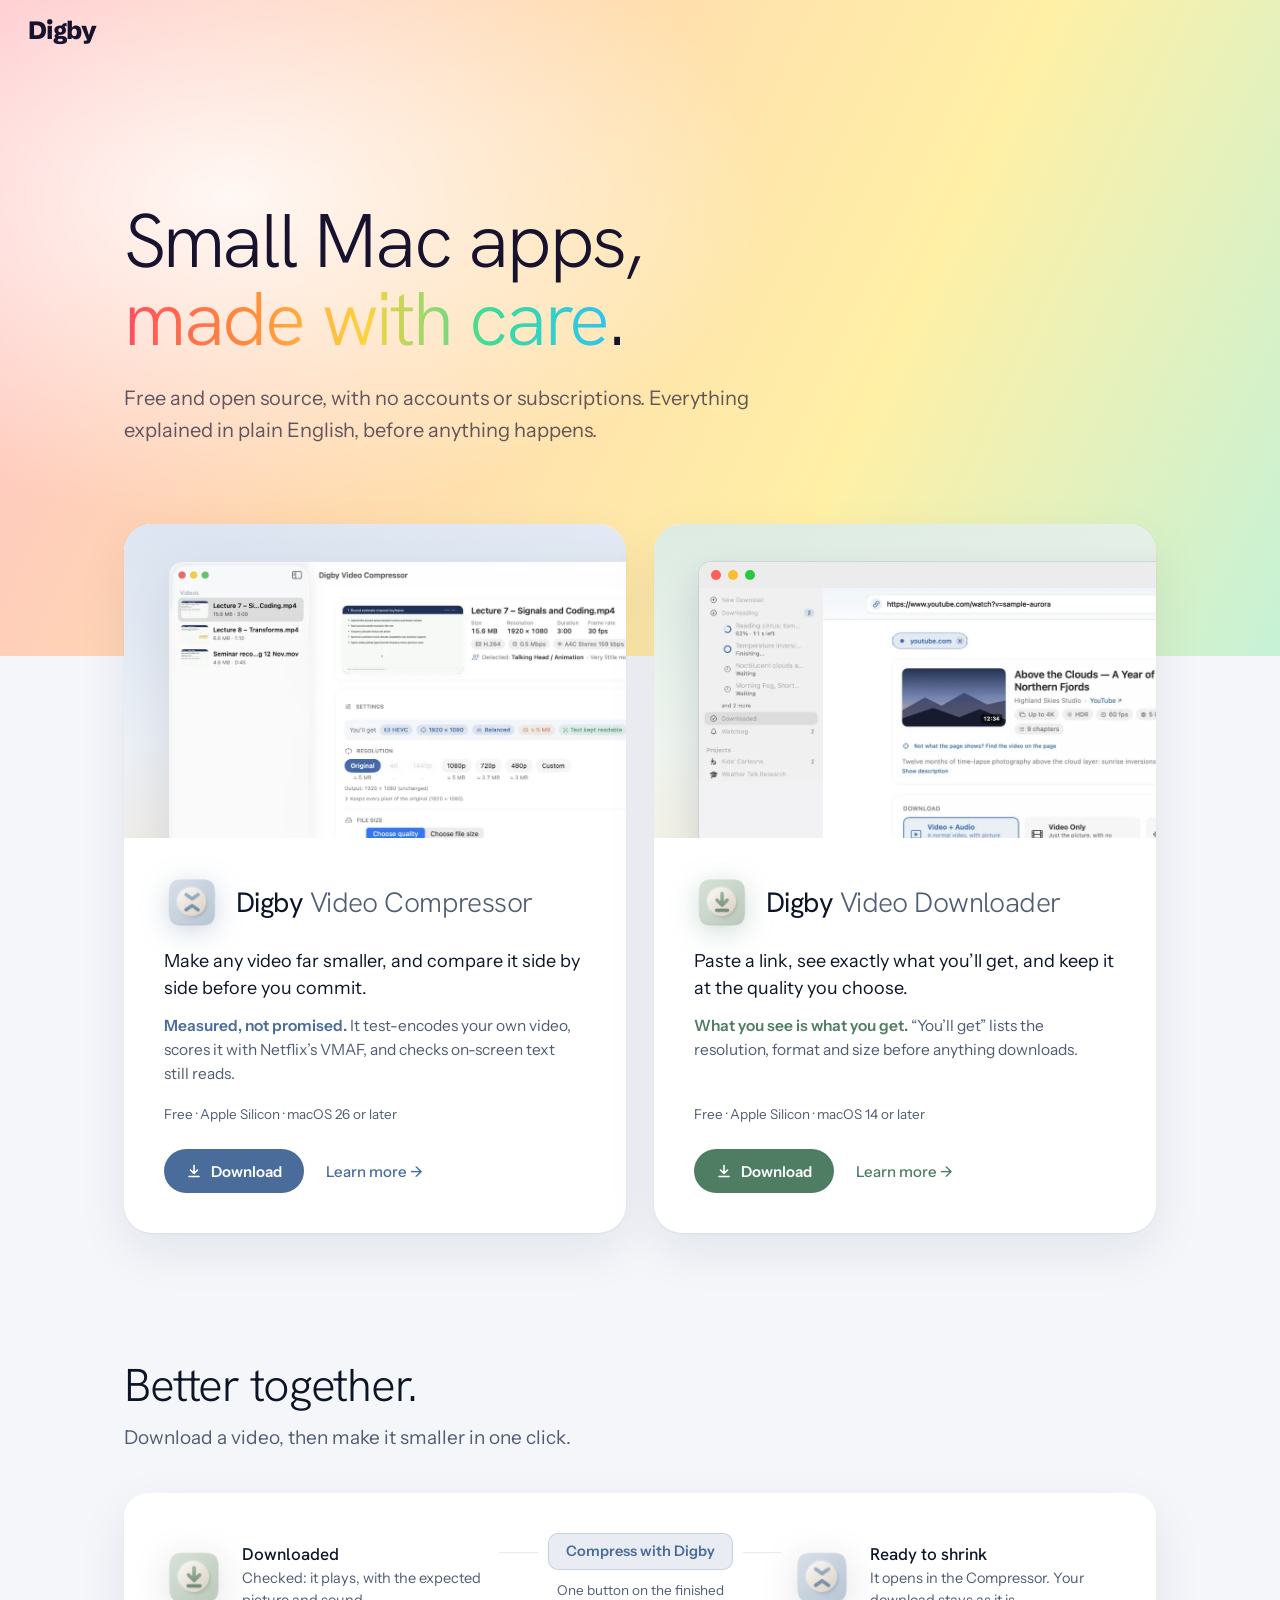
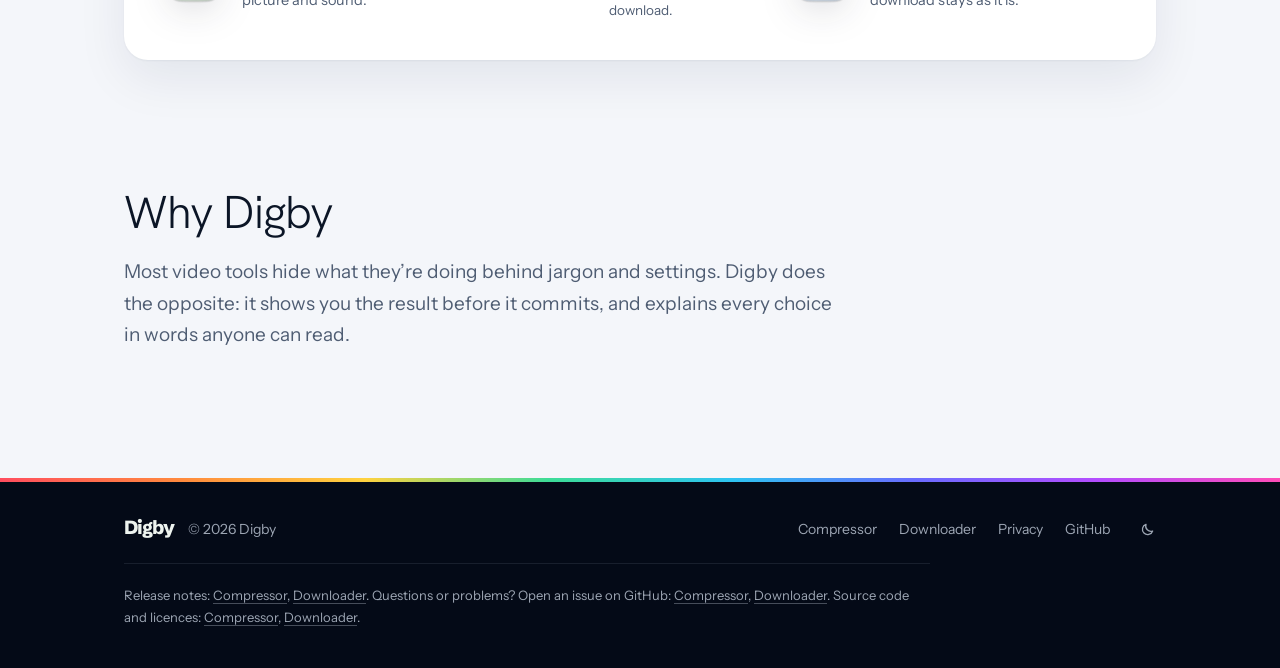
<file: digby/index.html>
<!doctype html>
<html lang="en">
<head>
<meta charset="utf-8">
<meta name="viewport" content="width=device-width, initial-scale=1, viewport-fit=cover">
<title>Digby</title>
<meta name="description" content="Small Mac apps, made with care: Digby Video Compressor and Digby Video Downloader. Free and open source, with every choice explained in plain English.">
<meta property="og:type" content="website">
<meta property="og:site_name" content="Digby">
<meta property="og:title" content="Digby: small Mac apps, made with care">
<meta property="og:description" content="Digby Video Compressor and Digby Video Downloader. Free and open source, for macOS.">
<link rel="canonical" href="https://digbyapps.github.io/digby/">
<meta property="og:url" content="https://digbyapps.github.io/digby/">
<meta property="og:image" content="https://digbyapps.github.io/digby/assets/og.png">
<meta property="og:image:width" content="1200">
<meta property="og:image:height" content="630">
<meta property="og:image:alt" content="The Digby wordmark above the line “Small Mac apps, made with care”, with the Compressor and Downloader icons">
<meta name="twitter:card" content="summary_large_image">
<meta name="theme-color" content="#FFF6EE">
<link rel="icon" href="assets/favicon.svg" type="image/svg+xml">
<link rel="icon" href="assets/favicon-32.png" sizes="32x32" type="image/png">
<link rel="apple-touch-icon" href="assets/apple-touch-icon.png">
<link rel="preconnect" href="https://fonts.googleapis.com">
<link rel="preconnect" href="https://fonts.gstatic.com" crossorigin>
<link rel="stylesheet" href="https://fonts.googleapis.com/css2?family=Hanken+Grotesk:wght@300;400;500&family=Instrument+Sans:wght@400;500;600&family=Schibsted+Grotesk:wght@800&display=swap">
<link rel="stylesheet" href="assets/digby.css">
<script>try { const t = localStorage.getItem("digby-theme"); if (t) document.documentElement.dataset.theme = t } catch (e) {}</script>
</head>
<body>

<header class="sky">
  <div class="top">
    <a class="wordmark" href="./" aria-label="Digby, home">Digby</a>
  </div>
  <div class="wrap statement">
    <h1>Small Mac apps, <em class="rb-text">made with care</em>.</h1>
    <p class="lead">Free and open source, with no accounts or subscriptions. Everything explained in plain English, before anything happens.</p>
  </div>
</header>

<main>
  <section class="apps" aria-label="The apps">
    <div class="wrap grid">
      <article class="card cp">
        <div class="shot" aria-hidden="true">
          <picture>
            <source srcset="assets/shots/cp-app-dark.webp" media="(prefers-color-scheme: dark)">
            <img src="assets/shots/cp-app-light.webp" alt="" width="1400" height="833" decoding="async">
          </picture>
        </div>
        <div class="body">
          <div class="name">
            <img class="icon" src="assets/compressor-icon.png" alt="" width="256" height="256">
            <h2><a href="../compressor/">Digby <span>Video Compressor</span></a></h2>
          </div>
          <p class="pitch">Make any video far smaller, and compare it side by side before you commit.</p>
          <p class="proof"><b>Measured, not promised.</b> It test-encodes your own video, scores it with Netflix’s VMAF, and checks on-screen text still reads.</p>
          <p class="meta">Free · Apple Silicon · macOS 26 or later</p>
          <div class="actions">
            <a class="btn" href="https://github.com/digbyapps/digby-video-compressor/releases/latest">
              <svg viewBox="0 0 16 16" fill="none" stroke="currentColor" stroke-width="1.6" stroke-linecap="round" stroke-linejoin="round" aria-hidden="true"><path d="M8 2.5v8M4.5 7 8 10.5 11.5 7M3 13.5h10"/></svg>
              Download<span class="vh"> Digby Video Compressor</span></a>
            <a class="more" href="../compressor/">Learn more<span class="vh"> about Digby Video Compressor</span> <span class="arr" aria-hidden="true">→</span></a>
          </div>
        </div>
      </article>

      <article class="card dl">
        <div class="shot" aria-hidden="true">
          <div class="win">
            <div class="bar"><i></i><i></i><i></i></div>
            <div class="panes">
              <picture class="side">
                <source srcset="assets/shots/dl-side-dark.webp" media="(prefers-color-scheme: dark)">
                <img src="assets/shots/dl-side-light.webp" alt="" width="263" height="409" decoding="async">
              </picture>
              <picture class="main">
                <source srcset="assets/shots/dl-main-dark.webp" media="(prefers-color-scheme: dark)">
                <img src="assets/shots/dl-main-light.webp" alt="" width="1100" height="789" decoding="async">
              </picture>
            </div>
          </div>
        </div>
        <div class="body">
          <div class="name">
            <img class="icon" src="assets/downloader-icon.png" alt="" width="256" height="256">
            <h2><a href="../downloader/">Digby <span>Video Downloader</span></a></h2>
          </div>
          <p class="pitch">Paste a link, see exactly what you’ll get, and keep it at the quality you choose.</p>
          <p class="proof"><b>What you see is what you get.</b> “You’ll get” lists the resolution, format and size before anything downloads.</p>
          <p class="meta">Free · Apple Silicon · macOS 14 or later</p>
          <div class="actions">
            <a class="btn" href="https://github.com/digbyapps/digby-video-downloader/releases/latest">
              <svg viewBox="0 0 16 16" fill="none" stroke="currentColor" stroke-width="1.6" stroke-linecap="round" stroke-linejoin="round" aria-hidden="true"><path d="M8 2.5v8M4.5 7 8 10.5 11.5 7M3 13.5h10"/></svg>
              Download<span class="vh"> Digby Video Downloader</span></a>
            <a class="more" href="../downloader/">Learn more<span class="vh"> about Digby Video Downloader</span> <span class="arr" aria-hidden="true">→</span></a>
          </div>
        </div>
      </article>
    </div>
  </section>

  <section class="together" aria-labelledby="together-h">
    <div class="wrap">
      <h2 id="together-h">Better together.</h2>
      <p class="sub">Download a video, then make it smaller in one click.</p>
      <ol class="flow">
        <li>
          <img src="assets/downloader-icon.png" alt="" width="256" height="256" loading="lazy">
          <p><b>Downloaded</b>Checked: it plays, with the expected picture and sound.</p>
        </li>
        <li class="hand">
          <span class="pill">Compress with Digby</span>
          <p>One button on the finished download.</p>
        </li>
        <li>
          <img src="assets/compressor-icon.png" alt="" width="256" height="256" loading="lazy">
          <p><b>Ready to shrink</b>It opens in the Compressor. Your download stays as it is.</p>
        </li>
      </ol>
    </div>
  </section>

  <section class="why" aria-labelledby="why-h">
    <div class="wrap">
      <h2 id="why-h">Why Digby</h2>
      <p>Most video tools hide what they’re doing behind jargon and settings. Digby does the opposite: it shows you the result before it commits, and explains every choice in words anyone can read.</p>
    </div>
  </section>
</main>

<footer>
  <div class="wrap">
    <div class="row">
      <span><span class="mark">Digby</span>© 2026 Digby</span>
      <nav aria-label="Footer">
        <a href="../compressor/">Compressor</a>
        <a href="../downloader/">Downloader</a>
        <a href="privacy.html">Privacy</a>
        <a href="https://github.com/digbyapps">GitHub</a>
        <button class="theme" type="button" aria-label="Switch to dark mode" title="Switch to dark mode">
          <svg class="moon" viewBox="0 0 16 16" fill="none" stroke="currentColor" stroke-width="1.4" stroke-linecap="round" stroke-linejoin="round" aria-hidden="true"><path d="M13.5 9.6A5.6 5.6 0 0 1 6.4 2.5a5.6 5.6 0 1 0 7.1 7.1Z"/></svg>
          <svg class="sun" viewBox="0 0 16 16" fill="none" stroke="currentColor" stroke-width="1.4" stroke-linecap="round" aria-hidden="true"><circle cx="8" cy="8" r="2.8"/><path d="M8 1.5v1.3M8 13.2v1.3M1.5 8h1.3M13.2 8h1.3M3.4 3.4l.9.9M11.7 11.7l.9.9M3.4 12.6l.9-.9M11.7 4.3l.9-.9"/></svg>
        </button>
      </nav>
    </div>
    <p class="fine">Release notes: <a href="https://github.com/digbyapps/digby-video-compressor/releases">Compressor</a>, <a href="https://github.com/digbyapps/digby-video-downloader/releases">Downloader</a>.
      Questions or problems? Open an issue on GitHub: <a href="https://github.com/digbyapps/digby-video-compressor/issues">Compressor</a>, <a href="https://github.com/digbyapps/digby-video-downloader/issues">Downloader</a>.
      Source code and licences: <a href="https://github.com/digbyapps/digby-video-compressor">Compressor</a>, <a href="https://github.com/digbyapps/digby-video-downloader">Downloader</a>.</p>
  </div>
</footer>

<script src="assets/theme.js"></script>
</body>
</html>
</file>
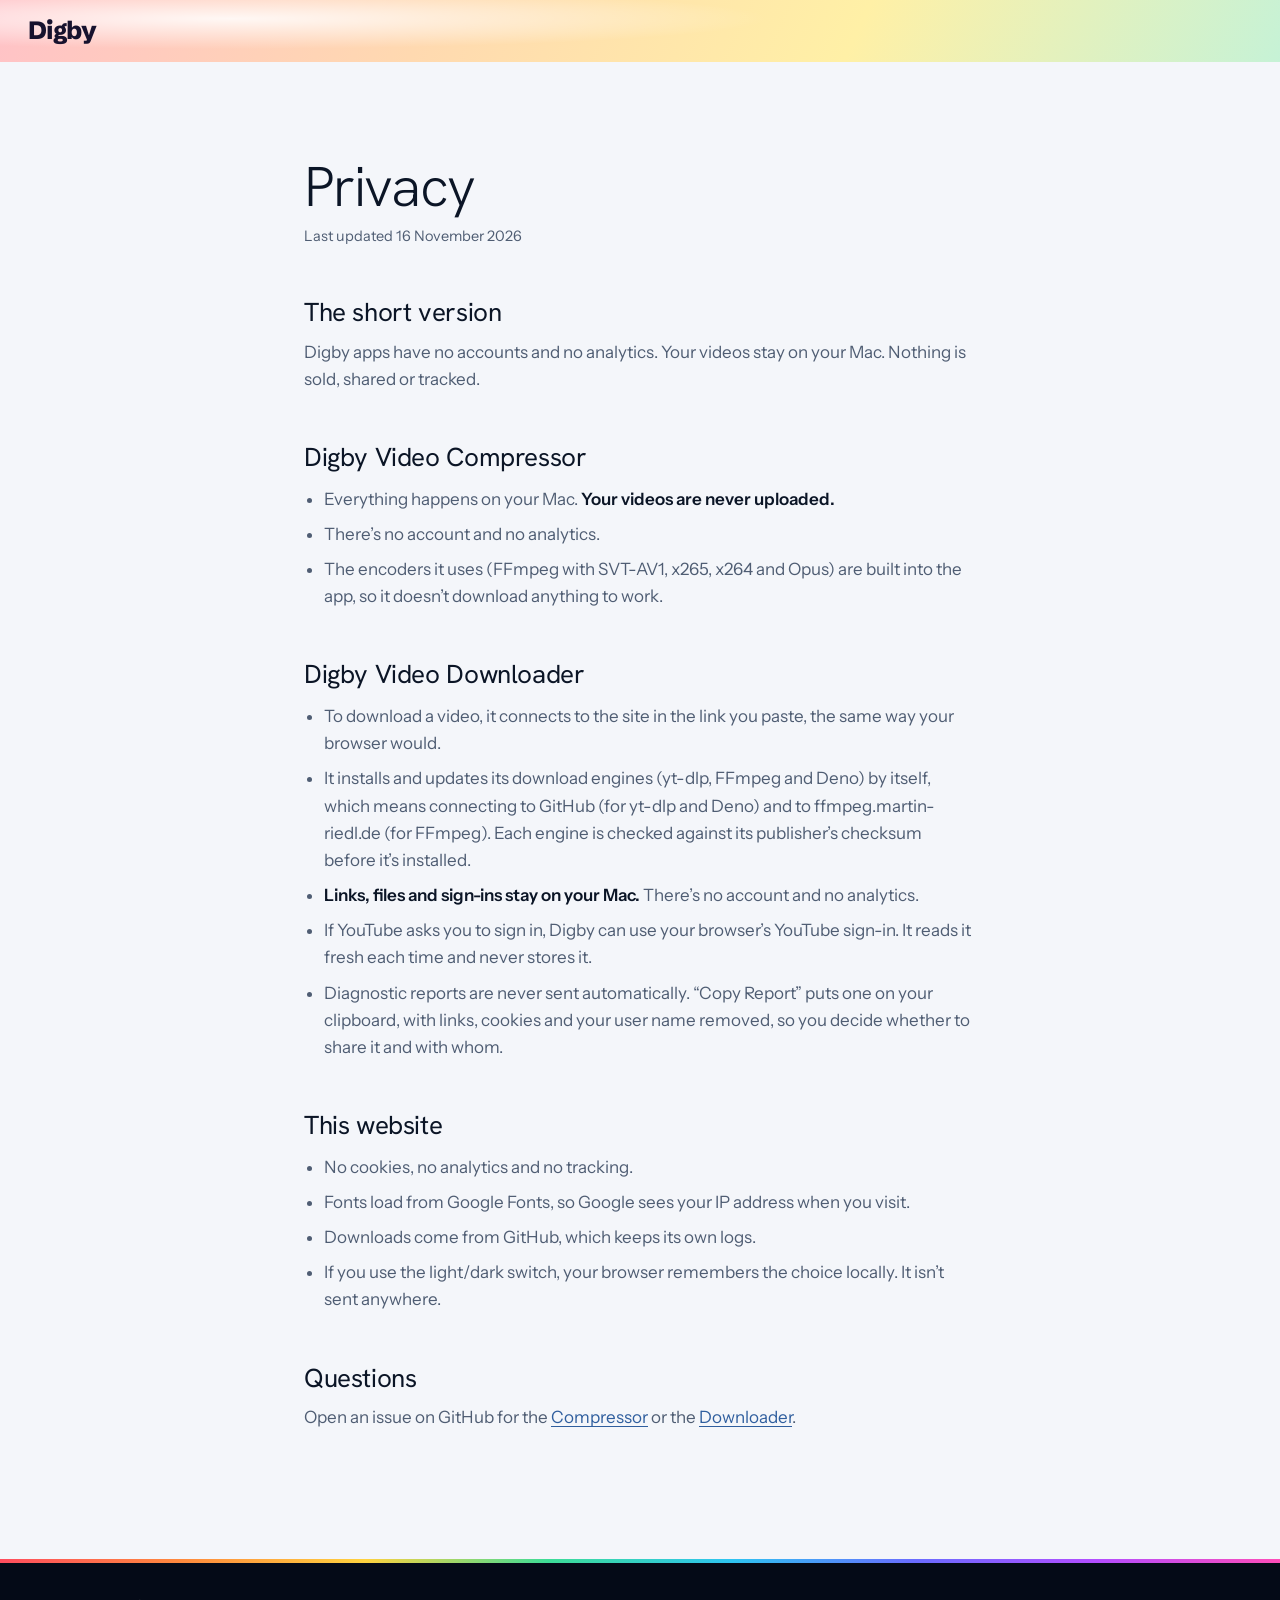
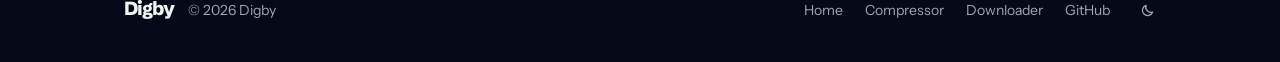
<file: digby/privacy.html>
<!doctype html>
<html lang="en">
<head>
<meta charset="utf-8">
<meta name="viewport" content="width=device-width, initial-scale=1, viewport-fit=cover">
<title>Privacy · Digby</title>
<meta name="description" content="What Digby's Mac apps and website do with your information: no accounts, no analytics, and your videos stay on your Mac.">
<meta name="theme-color" content="#07112A">
<link rel="icon" href="assets/favicon.svg" type="image/svg+xml">
<link rel="icon" href="assets/favicon-32.png" sizes="32x32" type="image/png">
<link rel="apple-touch-icon" href="assets/apple-touch-icon.png">
<link rel="preconnect" href="https://fonts.googleapis.com">
<link rel="preconnect" href="https://fonts.gstatic.com" crossorigin>
<link rel="stylesheet" href="https://fonts.googleapis.com/css2?family=Hanken+Grotesk:wght@300;400;500&family=Instrument+Sans:wght@400;500;600&family=Schibsted+Grotesk:wght@800&display=swap">
<link rel="stylesheet" href="assets/digby.css">
<script>try { const t = localStorage.getItem("digby-theme"); if (t) document.documentElement.dataset.theme = t } catch (e) {}</script>
</head>
<body>

<header class="sky slim">
  <div class="top">
    <a class="wordmark" href="./" aria-label="Digby, home">Digby</a>
  </div>
</header>

<main class="doc">
  <div class="wrap narrow">
    <h1>Privacy</h1>
    <p class="updated">Last updated 16 November 2026</p>

    <h2>The short version</h2>
    <p>Digby apps have no accounts and no analytics. Your videos stay on your Mac. Nothing is sold, shared or tracked.</p>

    <h2>Digby Video Compressor</h2>
    <ul>
      <li>Everything happens on your Mac. <strong>Your videos are never uploaded.</strong></li>
      <li>There’s no account and no analytics.</li>
      <li>The encoders it uses (FFmpeg with SVT-AV1, x265, x264 and Opus) are built into the app, so it doesn’t download anything to work.</li>
    </ul>

    <h2>Digby Video Downloader</h2>
    <ul>
      <li>To download a video, it connects to the site in the link you paste, the same way your browser would.</li>
      <li>It installs and updates its download engines (yt-dlp, FFmpeg and Deno) by itself, which means connecting to GitHub (for yt-dlp and Deno) and to ffmpeg.martin-riedl.de (for FFmpeg). Each engine is checked against its publisher’s checksum before it’s installed.</li>
      <li><strong>Links, files and sign-ins stay on your Mac.</strong> There’s no account and no analytics.</li>
      <li>If YouTube asks you to sign in, Digby can use your browser’s YouTube sign-in. It reads it fresh each time and never stores it.</li>
      <li>Diagnostic reports are never sent automatically. “Copy Report” puts one on your clipboard, with links, cookies and your user name removed, so you decide whether to share it and with whom.</li>
    </ul>

    <h2>This website</h2>
    <ul>
      <li>No cookies, no analytics and no tracking.</li>
      <li>Fonts load from Google Fonts, so Google sees your IP address when you visit.</li>
      <li>Downloads come from GitHub, which keeps its own logs.</li>
      <li>If you use the light/dark switch, your browser remembers the choice locally. It isn’t sent anywhere.</li>
    </ul>

    <h2 id="contact">Questions</h2>
    <p>Open an issue on GitHub for the <a href="https://github.com/digbyapps/digby-video-compressor/issues">Compressor</a> or the <a href="https://github.com/digbyapps/digby-video-downloader/issues">Downloader</a>.</p>
  </div>
</main>

<footer>
  <div class="wrap">
    <div class="row">
      <span><span class="mark">Digby</span>© 2026 Digby</span>
      <nav aria-label="Footer">
        <a href="./">Home</a>
        <a href="../compressor/">Compressor</a>
        <a href="../downloader/">Downloader</a>
        <a href="https://github.com/digbyapps">GitHub</a>
        <button class="theme" type="button" aria-label="Switch to dark mode" title="Switch to dark mode">
          <svg class="moon" viewBox="0 0 16 16" fill="none" stroke="currentColor" stroke-width="1.4" stroke-linecap="round" stroke-linejoin="round" aria-hidden="true"><path d="M13.5 9.6A5.6 5.6 0 0 1 6.4 2.5a5.6 5.6 0 1 0 7.1 7.1Z"/></svg>
          <svg class="sun" viewBox="0 0 16 16" fill="none" stroke="currentColor" stroke-width="1.4" stroke-linecap="round" aria-hidden="true"><circle cx="8" cy="8" r="2.8"/><path d="M8 1.5v1.3M8 13.2v1.3M1.5 8h1.3M13.2 8h1.3M3.4 3.4l.9.9M11.7 11.7l.9.9M3.4 12.6l.9-.9M11.7 4.3l.9-.9"/></svg>
        </button>
      </nav>
    </div>
  </div>
</footer>

<script src="assets/theme.js"></script>
</body>
</html>
</file>
<file: compressor/assets/cp-page.css>
/* Digby Video Compressor: everything below the hero.
   The dawn carries on down the page. Dark chapters are "altitude": the deep blue above the clouds before sunrise, lit
   from below by the hero's dawn. Light chapters are "haze": the pale, cool sky just after it. One accent, dawn peach,
   marks every number and every icon's single highlighted stroke. The product is shown, never drawn: real 2x captures of
   the app, set in the light like objects. Family rules shared with the Downloader page (dl-page.css): numbered
   eyebrows, the window frame, one 24px / 1.5-stroke icon grammar, chapters alternating dark and light.
   Everything is scoped to body.alt so the inline styles the hero uses are untouched. */

body.alt {
  --alt-0: #040A17; --alt-1: #07112A; --alt-2: #0E1F3D; --alt-line: rgba(191, 211, 234, .1);
  --on-alt: #EEF2F8; --on-alt-2: rgba(222, 232, 246, .64);
  --dawn: #F2C2A0; --dawn-hot: #FFD9BE; --dawn-ink: #B35E33; --skyblue: #8FB6E8; --skyblue-deep: #2F5E9E;
  --haze: #F4F6FA; --haze-2: #EBEFF6; --haze-card: #FFFFFF; --on-haze: #0B1526; --on-haze-2: #53627A; --haze-line: rgba(14, 31, 61, .09);
  --ease: cubic-bezier(.2, .8, .2, 1);
}
body.alt main { display: block; background: var(--haze); overflow-x: clip }

/* ---------- chapters */
body.alt .ch { position: relative; padding-block: clamp(100px, 12vw, 180px); isolation: isolate }
body.alt .ch-alt { background: var(--alt-1); color: var(--on-alt);
  --fg: var(--on-alt); --muted: var(--on-alt-2); --line: var(--alt-line); --card: rgba(255, 255, 255, .03); --accent: var(--skyblue) }
body.alt .ch-alt::before { content: ""; position: absolute; inset: 0; z-index: -1; pointer-events: none;
  background: radial-gradient(70% 46% at 50% 100%, rgba(242, 194, 160, .13), transparent 70%),
              radial-gradient(60% 40% at 15% 0%, rgba(77, 125, 184, .16), transparent 70%),
              linear-gradient(180deg, var(--alt-0), var(--alt-1) 40%, #0B1934) }
body.alt .ch-haze { background: var(--haze); color: var(--on-haze);
  --fg: var(--on-haze); --muted: var(--on-haze-2); --line: var(--haze-line); --card: var(--haze-card); --accent: var(--skyblue-deep); --good: #2F7D5B; --dawn-deep: var(--dawn-ink) }
@media (prefers-color-scheme: dark) { :root:not([data-theme="light"]) body.alt {
  --haze: #0E1729; --haze-2: #111B30; --haze-card: #142039; --on-haze: #E6ECF5; --on-haze-2: #8F9DB3; --haze-line: rgba(191, 211, 234, .1); --dawn-ink: #F0B28C }
  :root:not([data-theme="light"]) body.alt .ch-haze { --accent: var(--skyblue); --good: #6FC79E } }
:root[data-theme="dark"] body.alt { --haze: #0E1729; --haze-2: #111B30; --haze-card: #142039; --on-haze: #E6ECF5; --on-haze-2: #8F9DB3; --haze-line: rgba(191, 211, 234, .1); --dawn-ink: #F0B28C }
:root[data-theme="dark"] body.alt .ch-haze { --accent: var(--skyblue); --good: #6FC79E }

body.alt .wrap { max-width: 1280px }
body.alt .ch .eyebrow { color: var(--muted); gap: 12px }
body.alt .ch .eyebrow i { width: 24px; height: 1px; background: var(--dawn-ink); opacity: 1 }
body.alt .ch-alt .eyebrow i { background: var(--dawn) }
body.alt .ch .eyebrow b { font-weight: 500; color: var(--dawn-ink); font-variant-numeric: tabular-nums; letter-spacing: .12em }
body.alt .ch-alt .eyebrow b { color: var(--dawn) }
body.alt .ch h2 { font-weight: 300; font-size: clamp(38px, 5.4vw, 76px); line-height: 1.02; letter-spacing: -.032em; margin-top: 22px; max-width: 13em }
body.alt .ch .lead { color: var(--muted); font-size: clamp(17px, 1.45vw, 20px); line-height: 1.55; max-width: 36em }
body.alt .ch-head.center { display: grid; justify-items: center; text-align: center }
body.alt .ch-head.center .eyebrow { justify-content: center }
body.alt .ch-head.center h2, body.alt .ch-head.center .lead { margin-inline: auto }
body.alt .rise { transition-delay: calc(var(--d, 0) * 90ms) }

/* icons: one family, 24px grid, 1.5 stroke, a single dawn stroke */
.ic { width: 26px; height: 26px; fill: none; stroke: currentColor; stroke-width: 1.5; stroke-linecap: round; stroke-linejoin: round; overflow: visible; flex: none }
.ic .a { stroke: var(--dawn) } .ic .af { fill: var(--dawn); stroke: none }
.ch-haze .ic .a { stroke: var(--dawn-ink) } .ch-haze .ic .af { fill: var(--dawn-ink) }
.glyph { display: grid; place-items: center; color: var(--on-alt); flex: none;
  background: linear-gradient(180deg, #16294A, #0A152C); box-shadow: inset 0 1px 0 rgba(255, 255, 255, .09), 0 0 0 1px rgba(143, 182, 232, .16), 0 10px 28px rgba(2, 8, 20, .45) }
.glyph .ic .a { stroke: var(--dawn) } .glyph .ic .af { fill: var(--dawn) }

/* ---------- the macOS window: real 2x captures of the app (native title bar included), lit from below */
.shot { position: relative; margin: 0; container-type: inline-size }
.shot img { width: 100%; height: auto; display: block; filter: drop-shadow(0 0 .5px rgba(0, 0, 0, .45)) drop-shadow(0 18px 30px rgba(2, 8, 22, .28)) drop-shadow(0 50px 70px rgba(2, 8, 22, .32)) }
.shot picture { display: block }

/* a piece of the app lifted out of its window */
.ui-card { display: block; border-radius: 14px; overflow: hidden; margin: 0; background: #fff;
  box-shadow: 0 0 0 .5px rgba(0, 0, 0, .28), 0 2px 6px rgba(0, 0, 0, .1), 0 22px 50px rgba(2, 8, 22, .22), 0 50px 100px rgba(2, 8, 22, .18) }
.ui-card img { width: 100%; height: auto; display: block }

/* chapter seams: a hairline of light where a dark chapter meets a light one (it carries the rhythm in dark mode) */
body.alt .ch + .ch { box-shadow: inset 0 1px 0 var(--alt-line) }

/* ---------- 01 Results (haze): the sky lands on the page */
body.alt #results { padding-top: clamp(110px, 12vw, 170px);
  background: linear-gradient(180deg, #F2C2A0 0, #F6DCCB 70px, #F5ECE8 170px, var(--haze) 440px) }
@media (prefers-color-scheme: dark) { :root:not([data-theme="light"]) body.alt #results {
  background: linear-gradient(180deg, #F2C2A0 0, #8E6F72 60px, #2A2E45 170px, var(--haze) 420px) } }
:root[data-theme="dark"] body.alt #results { background: linear-gradient(180deg, #F2C2A0 0, #8E6F72 60px, #2A2E45 170px, var(--haze) 420px) }

.readout { margin-top: clamp(56px, 7vw, 96px); display: grid; grid-template-columns: repeat(3, minmax(0, 1fr)); border-top: 1px solid var(--line) }
.readout .stat { background: none; padding: 34px clamp(20px, 2.6vw, 40px) 8px 0; min-width: 0; position: relative; display: flex; flex-direction: column }
.readout .stat + .stat { padding-left: clamp(20px, 2.6vw, 40px); border-left: 1px solid var(--line) }
.readout .stat::before { content: ""; position: absolute; top: -1px; left: 0; width: 44px; height: 2px; background: var(--dawn-ink) }
.readout .stat + .stat::before { left: clamp(20px, 2.6vw, 40px) }
.readout .k { font: 500 12px/1.3 var(--body); letter-spacing: .12em; text-transform: uppercase; color: var(--muted) }
.readout .v { font: 200 clamp(40px, 3.7vw, 58px)/1 var(--display); letter-spacing: -.03em; margin-top: 22px; color: var(--fg); white-space: nowrap }
.readout .v small { font-size: .42em; font-weight: 300; color: var(--muted); letter-spacing: 0; vertical-align: .5em; margin: 0 .32em }
.readout p { color: var(--muted); font-size: 15.5px; line-height: 1.55; margin-top: 18px; max-width: 26em }
.readout .bars { margin-top: auto; padding-top: 26px }
.readout .bars i { height: 6px; border-radius: 3px; background: color-mix(in srgb, var(--muted) 22%, transparent) }
.readout .bars i.b { background: linear-gradient(90deg, var(--skyblue-deep), var(--dawn-ink)) }
.readout .dots { margin-top: auto; padding-top: 26px }
.readout .tag { align-self: flex-start; margin-top: 18px; background: color-mix(in srgb, var(--dawn-ink) 11%, transparent); color: var(--dawn-ink) }

/* the before/after: a specimen on a light table */
body.alt .compare { margin-top: clamp(64px, 8vw, 110px); gap: 0 }
.specimen { position: relative; padding: clamp(10px, 1.2vw, 16px); border-radius: 28px; background: var(--haze-card);
  box-shadow: 0 0 0 1px var(--line), 0 30px 80px rgba(14, 31, 61, .12), 0 6px 18px rgba(14, 31, 61, .05) }
body.alt .ba { border-radius: 18px; box-shadow: none; background: #F4F4F0 }
body.alt .ba .lab { backdrop-filter: blur(8px); -webkit-backdrop-filter: blur(8px); background: rgba(6, 14, 30, .7); font-weight: 500; letter-spacing: .01em }
body.alt .ba .lab.r { background: rgba(20, 30, 58, .78); box-shadow: inset 0 0 0 1px rgba(242, 194, 160, .45) }
body.alt .ba-bar { padding: 22px 6px 6px; color: var(--muted) }
body.alt .seg { background: var(--haze-2); border-color: var(--line) }
body.alt .seg button[aria-pressed="true"] { background: var(--haze-card) }
body.alt .facts b { color: var(--fg) }
.hint { display: flex; align-items: center; gap: 8px; margin: 18px 0 0; justify-content: center; font-size: 13px; color: var(--muted) }
.hint .ic { width: 18px; height: 18px }
@media (prefers-color-scheme: dark) { :root:not([data-theme="light"]) .specimen { box-shadow: 0 0 0 1px var(--line), 0 40px 100px rgba(0, 0, 0, .45) } }
:root[data-theme="dark"] .specimen { box-shadow: 0 0 0 1px var(--line), 0 40px 100px rgba(0, 0, 0, .45) }

/* ---------- 02 How it works (altitude): the real window, lit by the dawn below it */
body.alt #how { overflow: clip }
.stage-app { position: relative; margin: clamp(56px, 7vw, 96px) auto 0; max-width: 1180px }
.stage-app::after { content: ""; position: absolute; left: 4%; right: 4%; bottom: -10%; height: 26%; z-index: -1; filter: blur(34px); pointer-events: none;
  background: radial-gradient(50% 50% at 50% 50%, rgba(242, 194, 160, .34), rgba(143, 182, 232, .1) 60%, transparent 76%) }
.stage-app .result { position: absolute; right: -5%; bottom: -12%; width: 50%; z-index: 2; border-radius: 16px; overflow: hidden;
  box-shadow: 0 0 0 .5px rgba(0, 0, 0, .4), 0 0 0 1px rgba(242, 194, 160, .35), 0 24px 60px rgba(2, 8, 22, .5), 0 0 80px rgba(242, 194, 160, .14) }
.stage-app .result img { width: 100%; height: auto; display: block }
.stage-app figcaption { margin-top: clamp(90px, 10vw, 150px); padding-right: 40%; text-align: left; text-align: center; color: var(--on-alt-2); font-size: 14px }
.stage-app figcaption b { color: var(--dawn); font-weight: 500 }
@supports (animation-timeline: view()) { @media (prefers-reduced-motion: no-preference) {
  .stage-app .shot { animation: cp-tilt linear both; animation-timeline: view(); animation-range: entry 0% cover 30% }
  .stage-app .result { animation: cp-lift linear both; animation-timeline: view(); animation-range: entry 10% cover 40% }
  @keyframes cp-tilt { from { transform: perspective(1800px) rotateX(12deg) translateY(40px) scale(.95); opacity: .7 } to { transform: none; opacity: 1 } }
  @keyframes cp-lift { from { transform: translateY(60px); opacity: 0 } to { transform: none; opacity: 1 } }
} }

/* five steps on one thread that converges on the dawn point, like the hero's streaks */
body.alt .steps { list-style: none; padding: 0; margin: clamp(90px, 10vw, 150px) 0 0; grid-template-columns: repeat(5, minmax(0, 1fr)); gap: 40px 28px }
body.alt .thread { top: 0; height: 56px; left: 28px; right: calc((100% - 112px) / 5 - 28px); width: auto }
body.alt .thread path { stroke: url(#cp-thread); opacity: 1; stroke-width: 1.2 }
body.alt .step .glyph { width: 56px; height: 56px; border-radius: 16px; position: relative; z-index: 1 }
body.alt .step:last-child .glyph { background: radial-gradient(circle at 50% 50%, rgba(255, 217, 190, .35), transparent 60%), linear-gradient(180deg, #1C2C4C, #0C1730);
  box-shadow: inset 0 1px 0 rgba(255, 255, 255, .12), 0 0 0 1px rgba(242, 194, 160, .45), 0 0 36px rgba(242, 194, 160, .25), 0 10px 28px rgba(2, 8, 20, .45) }
body.alt .step .n { font: 500 12px/1 var(--body); letter-spacing: .14em; color: var(--dawn); margin-top: 26px }
body.alt .step h3 { margin-top: 12px; font-size: 21px; font-weight: 500; color: var(--on-alt) }
body.alt .step p { margin-top: 10px; color: var(--on-alt-2); font-size: 15.5px; line-height: 1.55 }

/* ---------- 03 Features (haze): a bento of real screens */
.bento { margin-top: clamp(48px, 6vw, 80px); display: grid; grid-template-columns: repeat(6, minmax(0, 1fr)); gap: 18px }
.tile { position: relative; background: var(--haze-card); border-radius: 26px; padding: clamp(24px, 2.6vw, 34px); overflow: hidden; min-width: 0;
  box-shadow: 0 0 0 1px var(--line), 0 1px 2px rgba(14, 31, 61, .04); display: flex; flex-direction: column; gap: 10px;
  transition: transform .45s var(--ease), box-shadow .45s var(--ease) }
@media (hover: hover) { .tile:hover { transform: translateY(-3px); box-shadow: 0 0 0 1px var(--line), 0 24px 60px rgba(14, 31, 61, .1) } }
.tile h3 { font-size: 21px; font-weight: 500; letter-spacing: -.012em; color: var(--fg) }
.tile p { color: var(--muted); font-size: 15.5px; line-height: 1.55; max-width: 34em }
.tile .fine { font-size: 13.5px; border-top: 1px solid var(--line); padding-top: 12px; margin-top: 6px }
.tile .fine b { color: var(--fg); font-weight: 600 }
.tile .glyph { width: 44px; height: 44px; border-radius: 13px; margin-bottom: 14px }
.tile .glyph .ic { width: 22px; height: 22px }
.t-3 { grid-column: span 3 } .t-2 { grid-column: span 2 } .t-4 { grid-column: span 4 } .t-6 { grid-column: span 6 }
/* screen crops: the app, at its real size, sliding out of the tile's corner */
.tile .screen { margin: 24px calc(-1 * clamp(24px, 2.6vw, 34px)) calc(-1 * clamp(24px, 2.6vw, 34px)); padding: 0 0 0 clamp(24px, 2.6vw, 34px);
  flex: 1; display: flex; align-items: flex-start; overflow: hidden; max-height: clamp(220px, 24vw, 340px);
  -webkit-mask-image: linear-gradient(180deg, #000 80%, transparent); mask-image: linear-gradient(180deg, #000 80%, transparent) }
.tile .screen img { flex: none; width: max(100%, var(--min, 520px)); max-width: none; height: auto; border-radius: 12px 0 0 0; background: #fff;
  box-shadow: 0 0 0 .5px rgba(14, 31, 61, .22), 0 20px 50px rgba(14, 31, 61, .14) }
.tile .screen.center { justify-content: center; padding: 0 clamp(24px, 2.6vw, 34px); align-items: flex-end; -webkit-mask-image: none; mask-image: none; flex: 1 }
.tile .screen.center img { width: 100%; border-radius: 12px }
.tile.wide { display: grid; grid-template-columns: minmax(0, 4fr) minmax(0, 7fr); gap: 0 40px; align-items: center; padding-right: 0; padding-bottom: 0 }
.tile.wide .copy { padding-bottom: clamp(24px, 2.6vw, 34px); display: flex; flex-direction: column; gap: 10px }
.tile.wide .screen { margin: clamp(24px, 2.6vw, 34px) 0 0; padding: 0; align-self: end; max-height: none; -webkit-mask-image: none; mask-image: none }
.tile.wide .screen img { width: max(100%, 640px); border-radius: 14px 0 0 0 }
.tile.dark { background: radial-gradient(90% 70% at 100% 100%, rgba(242, 194, 160, .16), transparent 60%), linear-gradient(160deg, #13254A, #070F22);
  --fg: var(--on-alt); --muted: var(--on-alt-2); --line: var(--alt-line); box-shadow: none; color: var(--on-alt) }
.tile.dark .glyph { box-shadow: inset 0 1px 0 rgba(255, 255, 255, .12), 0 0 0 1px rgba(242, 194, 160, .3) }
.tile .seal { margin-top: auto; padding-top: 26px; display: flex; flex-wrap: wrap; gap: 8px }
.tile .seal span { font-size: 12.5px; padding: 6px 11px; border-radius: 99px; background: rgba(255, 255, 255, .06); box-shadow: inset 0 0 0 1px rgba(255, 255, 255, .12); color: var(--on-alt-2) }
@media (prefers-color-scheme: dark) { :root:not([data-theme="light"]) .tile .screen img { box-shadow: 0 0 0 1px rgba(191, 211, 234, .14), 0 20px 50px rgba(0, 0, 0, .4) } }
:root[data-theme="dark"] .tile .screen img { box-shadow: 0 0 0 1px rgba(191, 211, 234, .14), 0 20px 50px rgba(0, 0, 0, .4) }

/* ---------- 04 Preview Studio (altitude): the real studio, with the flip at actual pixels in front */
body.alt #studio .studio { display: grid; grid-template-columns: minmax(0, 4.4fr) minmax(0, 7.6fr); gap: clamp(40px, 5vw, 80px); align-items: center; margin: 0 auto }
body.alt #studio h2 { font-size: clamp(36px, 4.4vw, 60px); max-width: 9em }
body.alt .bullets { margin-top: 34px; gap: 0; border-top: 1px solid var(--alt-line) }
body.alt .bullets > div { grid-template-columns: 40px 1fr; gap: 16px; padding: 18px 0; border-bottom: 1px solid var(--alt-line); color: var(--on-alt-2); font-size: 15.5px; line-height: 1.55 }
body.alt .bullets .glyph { width: 40px; height: 40px; border-radius: 12px }
body.alt .bullets .glyph .ic { width: 20px; height: 20px; color: var(--on-alt); margin: 0 }
body.alt .bullets b { color: var(--on-alt) }
.studio-stage { position: relative; padding-bottom: 18% }
.studio-stage .back { width: 100%; opacity: .96 }
.studio-stage::after { content: ""; position: absolute; left: 10%; right: 0; bottom: 0; height: 30%; z-index: -1; filter: blur(40px); pointer-events: none;
  background: radial-gradient(50% 50% at 50% 50%, rgba(242, 194, 160, .26), transparent 75%) }
/* the flip: the site's own before/after frames in a small window, switching like the arrow keys do */
body.alt .window { position: absolute; right: -2%; bottom: 0; width: 64%; border-radius: 14px; background: #fff; color: #1d1d1f; font: 13px/1.4 -apple-system, BlinkMacSystemFont, var(--body);
  box-shadow: 0 0 0 .5px rgba(0, 0, 0, .5), 0 0 0 1px rgba(242, 194, 160, .3), 0 30px 80px rgba(2, 8, 22, .55), 0 0 90px rgba(242, 194, 160, .12) }
body.alt .window .bar { height: 34px; background: #F3F3F5; border-bottom: 1px solid rgba(0, 0, 0, .08); gap: 7px; padding: 0 12px }
body.alt .window .bar i { width: 11px; height: 11px; box-shadow: inset 0 0 0 .5px rgba(0, 0, 0, .18) }
body.alt .window .bar span { margin: 0 0 0 10px; font-size: 12.5px; color: #3a3a3c; font-weight: 600; white-space: nowrap; overflow: hidden; text-overflow: ellipsis }
body.alt .window .bar em { margin-left: auto; font: 500 10.5px/1 var(--body); letter-spacing: .12em; text-transform: uppercase; color: #8a5634; font-style: normal; white-space: nowrap }
body.alt .window .stage { aspect-ratio: 16 / 8.4 }
body.alt .window .tabs { top: 10px; left: 10px; background: rgba(20, 20, 24, .72); backdrop-filter: blur(8px); -webkit-backdrop-filter: blur(8px) }
body.alt .window .opts { background: #F6F6F8; border-top: 1px solid rgba(0, 0, 0, .06); gap: 8px; padding: 10px }
body.alt .opt { background: #fff; border: 1px solid rgba(0, 0, 0, .1); border-radius: 10px; color: #1d1d1f }
body.alt .opt.on { border-color: #3A6AAE; box-shadow: 0 0 0 1px #3A6AAE }
body.alt .opt .h b { background: #3A6AAE; color: #fff }
body.alt .opt dt { color: #86868b } body.alt .opt dd.good { color: #2F7D5B } body.alt .opt dd.warn { color: #B35E33 }

/* ---------- 05 Formats (haze) */
body.alt .tablewrap { margin-top: clamp(48px, 6vw, 72px); border-radius: 24px; border: 0; background: var(--haze-card); box-shadow: 0 0 0 1px var(--line), 0 24px 60px rgba(14, 31, 61, .06) }
body.alt table { font-size: 15.5px }
body.alt th, body.alt td { padding: 22px 26px; border-bottom-color: var(--line) }
body.alt th { font-size: 11.5px; letter-spacing: .14em; color: var(--muted); padding-block: 20px; background: color-mix(in srgb, var(--haze-2) 60%, transparent) }
body.alt td b { font: 500 21px/1.1 var(--display); letter-spacing: -.01em; color: var(--fg) }
body.alt td .sub { font-size: 13.5px }
body.alt td.n { font-family: var(--display); font-size: 17px; font-weight: 400 }
body.alt tbody tr:first-child { background: linear-gradient(90deg, color-mix(in srgb, var(--dawn-ink) 8%, transparent), transparent 70%) }
body.alt tbody tr:first-child td:first-child { box-shadow: inset 3px 0 0 var(--dawn-ink) }
body.alt .pill.y { background: color-mix(in srgb, var(--good) 12%, transparent) } body.alt .pill.n { background: color-mix(in srgb, var(--dawn-ink) 12%, transparent); color: var(--dawn-ink) }
body.alt .src { margin-top: 22px; max-width: 64em; line-height: 1.6 }
/* phones and narrow tablets: each format becomes a card, no sideways scrolling */
@media (max-width: 860px) {
  body.alt .tablewrap { background: none; box-shadow: none; border-radius: 0; overflow: visible }
  body.alt table, body.alt tbody, body.alt tr, body.alt td { display: block; min-width: 0; width: auto }
  body.alt thead { display: none }
  body.alt tbody { display: grid; gap: 14px }
  body.alt tr { background: var(--haze-card); border-radius: 22px; padding: 22px 22px 14px; box-shadow: 0 0 0 1px var(--line) }
  body.alt tbody tr:first-child { box-shadow: 0 0 0 1px var(--line), inset 3px 0 0 var(--dawn-ink) }
  body.alt tbody tr:first-child td:first-child { box-shadow: none }
  body.alt td { padding: 10px 0; border-bottom: 1px solid var(--line); display: flex; justify-content: space-between; gap: 16px; align-items: baseline }
  body.alt td:first-child { display: block; padding: 0 0 14px }
  body.alt td:last-child { border-bottom: 0 }
  body.alt td[data-label]::before { content: attr(data-label); font-size: 13px; color: var(--muted) }
  body.alt td:nth-child(2) { display: block } body.alt td:nth-child(2)::before { display: block; margin-bottom: 2px }
  body.alt td.n { text-align: right; white-space: normal }
}

/* ---------- Download (the sky again): install steps in the family style */
body.alt .dl .eyebrow i { background: var(--dawn) }
body.alt .first { list-style: none; padding: 0; margin: clamp(64px, 8vw, 100px) auto 0; max-width: 1000px; gap: 16px }
body.alt .first li { padding: 26px 26px 28px; border-radius: 22px; background: rgba(10, 24, 50, .55); box-shadow: inset 0 0 0 1px rgba(255, 255, 255, .16);
  backdrop-filter: blur(14px); -webkit-backdrop-filter: blur(14px); font-size: 15px; line-height: 1.55; color: rgba(255, 255, 255, .86); text-align: left }
body.alt .first b { display: block; font: 500 12px/1 var(--body); letter-spacing: .14em; color: var(--dawn); margin-bottom: 14px }
body.alt .dl .btn { white-space: nowrap }
@media (max-width: 760px) { body.alt .first { grid-template-columns: 1fr } }
@media (max-width: 430px) { body.alt .dl .btn-light { padding: 16px 20px; font-size: 14.5px; gap: 8px } body.alt .dl .ctas { flex-direction: column; align-items: center } }

/* ---------- 06 FAQ (haze) */
body.alt #faq .faq { grid-template-columns: minmax(0, 4fr) minmax(0, 7fr); gap: clamp(40px, 6vw, 100px) }
body.alt #faq .faq > div:first-child { position: sticky; top: 110px }
body.alt #faq .qs { border-top: 1px solid var(--line) }
body.alt details { border-bottom-color: var(--line) }
body.alt summary { display: flex; justify-content: space-between; align-items: flex-start; gap: 24px; padding: 26px 0; font: 400 clamp(18px, 1.6vw, 21px)/1.35 var(--display); letter-spacing: -.01em }
body.alt summary::after { content: ""; position: static; flex: none; width: 28px; height: 28px; border: 0; border-radius: 50%; margin-top: -2px; transform: none;
  background: linear-gradient(currentColor, currentColor) 50% / 11px 1.5px no-repeat, linear-gradient(currentColor, currentColor) 50% / 1.5px 11px no-repeat;
  box-shadow: inset 0 0 0 1px var(--line); color: var(--muted); transition: transform .3s var(--ease), color .3s }
body.alt details[open] summary::after { transform: rotate(45deg); color: var(--dawn-ink) }
body.alt details p { font-size: 16px; line-height: 1.6; margin-top: -8px }
@media (max-width: 960px) { body.alt #faq .faq { grid-template-columns: 1fr; gap: 28px } body.alt #faq .faq > div:first-child { position: static } }

/* ---------- footer (altitude) */
body.alt footer { background: var(--alt-0); color: var(--on-alt-2); border-top: 1px solid var(--alt-line) }
body.alt footer .brand { color: var(--on-alt) }
body.alt footer .mark { font: 800 19px/1 "Schibsted Grotesk", "Helvetica Neue", Arial, sans-serif; letter-spacing: -.05em; color: var(--on-alt) }
body.alt footer a:hover { color: var(--on-alt) }

/* ---------- responsive */
@media (max-width: 1100px) {
  body.alt #studio .studio { grid-template-columns: 1fr }
  .studio-stage { margin-top: 20px }
}
@media (max-width: 1000px) {
  .readout { grid-template-columns: 1fr }
  .readout .stat, .readout .stat + .stat { padding: 30px 0 30px; border-left: 0; border-bottom: 1px solid var(--line) }
  .readout .stat + .stat::before { left: 0 }
  .readout .stat::before { top: -1px }
  .readout .v { font-size: clamp(44px, 9vw, 64px) }
  body.alt .steps { grid-template-columns: 1fr 1fr; gap: 48px 32px }
  .t-3, .t-2, .t-4 { grid-column: span 3 } .t-2.dark { grid-column: span 6 }
  .tile.wide { grid-template-columns: 1fr } .tile.wide .copy { padding-right: clamp(24px, 2.6vw, 34px) } .tile.wide .screen { padding-left: clamp(24px, 2.6vw, 34px) }
}
@media (max-width: 700px) {
  /* phones: the window is too small to read whole, so it is shown larger and bleeds off the right edge */
  .stage-app .shot { width: 175%; max-width: none }
  .stage-app { overflow: visible }
  .stage-app .result { right: auto; left: 2%; bottom: -14%; width: 52% }
  .stage-app figcaption { padding-right: 0; margin-top: 90px }
  .stage-app figcaption { margin-top: 30px; font-size: 13.5px }
  .studio-stage { padding-bottom: 0 }
  .studio-stage .back { width: 170%; max-width: none }
  body.alt .window { position: relative; right: auto; width: 100%; margin-top: -22% }
  body.alt .window .opts { grid-template-columns: 1fr 1fr 1fr; gap: 6px; padding: 8px }
  body.alt .opt { padding: 8px }
  body.alt .opt dl { grid-template-columns: 1fr; gap: 0 } body.alt .opt dd { text-align: left; margin-bottom: 4px } body.alt .opt dt { font-size: 10.5px }
  body.alt .window .bar em { display: none }
  .bento { grid-template-columns: 1fr } .t-3, .t-2, .t-4, .t-6, .t-2.dark { grid-column: auto }
}
@media (max-width: 520px) {
  body.alt .steps { grid-template-columns: 1fr; gap: 34px }
  body.alt .step { display: grid; grid-template-columns: 56px 1fr; column-gap: 18px }
  body.alt .step .glyph { grid-row: span 3 }
  body.alt .step .n { margin-top: 2px } body.alt .step h3 { margin-top: 8px } body.alt .step p { margin-top: 6px }
  body.alt .window .tabs span { padding: 4px 7px; font-size: 10.5px }
  body.alt .ba-bar { justify-content: center }
  body.alt .facts { justify-content: center; font-size: 13.5px }
}
@media (prefers-reduced-motion: reduce) { .tile, .tile:hover { transition: none; transform: none } }
.stage-app .result img { filter: none }
.readout .dots { max-width: 440px }
@media (max-width: 1100px) { .stage-app .result { right: 0 } }
@media (max-width: 700px) { .stage-app .result { right: auto } .stage-app figcaption { margin-top: 32vw } }
@media (prefers-color-scheme: dark) { :root:not([data-theme="light"]) .ch-alt .shot img { filter: drop-shadow(0 0 .6px rgba(222, 232, 246, .5)) drop-shadow(0 30px 60px rgba(0, 0, 0, .55)) drop-shadow(0 0 90px rgba(143, 182, 232, .08)) } }
:root[data-theme="dark"] .ch-alt .shot img { filter: drop-shadow(0 0 .6px rgba(222, 232, 246, .5)) drop-shadow(0 30px 60px rgba(0, 0, 0, .55)) drop-shadow(0 0 90px rgba(143, 182, 232, .08)) }

/* ---------- a breath between 03 and 04: the cloud sea from the hero, seen from above, as the page drops into altitude */
body.alt .breath { position: relative; height: clamp(240px, 36vw, 560px); overflow: hidden; background: var(--alt-0) }
body.alt .breath img { position: absolute; inset: 0; width: 100%; height: 100%; object-fit: cover; object-position: 60% 78% }
body.alt .breath::after { content: ""; position: absolute; inset: 0; pointer-events: none;
  background: linear-gradient(180deg, var(--haze) 0%, rgba(244, 246, 250, 0) 22%, rgba(4, 10, 23, 0) 60%, var(--alt-0) 100%) }
@media (prefers-color-scheme: dark) { :root:not([data-theme="light"]) body.alt .breath::after {
  background: linear-gradient(180deg, var(--haze) 0%, rgba(14, 23, 41, 0) 26%, rgba(4, 10, 23, 0) 60%, var(--alt-0) 100%) } }
:root[data-theme="dark"] body.alt .breath::after {
  background: linear-gradient(180deg, var(--haze) 0%, rgba(14, 23, 41, 0) 26%, rgba(4, 10, 23, 0) 60%, var(--alt-0) 100%) }
@supports (animation-timeline: view()) { @media (prefers-reduced-motion: no-preference) {
  body.alt .breath img { animation: breath-drift linear both; animation-timeline: view() }
  @keyframes breath-drift { from { transform: scale(1.1) translateY(-3%) } to { transform: scale(1.02) translateY(3%) } } } }

/* the progress card hangs below the window: leave it room before the steps (it used to be a caption's job) */
.stage-app { margin-bottom: clamp(40px, 6vw, 80px) }
@media (max-width: 700px) { .stage-app { margin-bottom: 18vw } }
</file>
<file: digby/assets/digby.css>
/* Digby: the family home page. Same tokens as the Compressor (altitude, haze, dawn) and Downloader (ink, teal,
   amber) pages: an altitude-blue band for the wordmark and statement, a haze field for the apps, each card carrying
   its own product's accent. Light and dark follow the system unless data-theme is set (footer switch, theme.js). */
:root {
  --alt-0: #040A17; --alt-1: #07112A; --alt-2: #0E1F3D; --sky-end: var(--alt-2);
  --on-alt: #EEF4EF; --on-alt-2: rgba(222, 232, 246, .7); --alt-line: rgba(191, 211, 234, .1);
  --dawn: #F2C2A0;
  --bg: #F4F6FA; --bg-2: #EBEFF6; --card: #FFFFFF; --fg: #0B1526; --muted: #4F5D73; --line: rgba(14, 31, 61, .09);
  --shadow: 0 1px 2px rgba(14, 31, 61, .05), 0 18px 50px rgba(14, 31, 61, .08);
  --shadow-hover: 0 1px 2px rgba(14, 31, 61, .06), 0 28px 70px rgba(14, 31, 61, .14);
  --win-shadow: 0 0 0 1px rgba(14, 31, 61, .08), 0 18px 40px rgba(14, 31, 61, .16);
  --cp: #2F5E9E; --cp-glow: rgba(242, 194, 160, .55); --cp-stage: linear-gradient(170deg, #DCE7F5 0%, #EEF4EF 55%, #F8E3D3 100%);
  --dl: #1C666C; --dl-glow: rgba(232, 179, 106, .5); --dl-stage: linear-gradient(170deg, #DCEBEA 0%, #F2EFE8 60%, #F4E2C6 100%);
  --win: #FFFFFF; --win-bar: #ECECEC; --win-side: #F2F2F4;
  --display: "Hanken Grotesk", "Helvetica Neue", Arial, sans-serif;
  --body: "Instrument Sans", -apple-system, "Helvetica Neue", Arial, sans-serif;
  --mark: "Schibsted Grotesk", "Helvetica Neue", Arial, sans-serif;
  --ease: cubic-bezier(.2, .8, .2, 1);
  color-scheme: light;
}
@media (prefers-color-scheme: dark) { :root:not([data-theme="light"]) {
  --bg: #0A1222; --bg-2: #0D172A; --card: #111B30; --fg: #E6ECF5; --muted: #95A3B8; --line: rgba(191, 211, 234, .1);
  --shadow: 0 0 0 1px rgba(191, 211, 234, .08), 0 24px 60px rgba(0, 0, 0, .35);
  --shadow-hover: 0 0 0 1px rgba(191, 211, 234, .14), 0 30px 80px rgba(0, 0, 0, .5);
  --win-shadow: 0 0 0 1px rgba(255, 255, 255, .12), 0 18px 40px rgba(0, 0, 0, .45);
  --cp: #8FB6E8; --cp-stage: linear-gradient(170deg, #14243F 0%, #111B30 55%, #2A2533 100%);
  --dl: #6FB7BC; --dl-stage: linear-gradient(170deg, #12292B 0%, #111B30 60%, #2A2620 100%);
  --win: #1E1E1E; --win-bar: #2A2A2A; --win-side: #2A2A2A;
  --sky-end: #0A1222; color-scheme: dark } }
:root[data-theme="dark"] {
  --bg: #0A1222; --bg-2: #0D172A; --card: #111B30; --fg: #E6ECF5; --muted: #95A3B8; --line: rgba(191, 211, 234, .1);
  --shadow: 0 0 0 1px rgba(191, 211, 234, .08), 0 24px 60px rgba(0, 0, 0, .35);
  --shadow-hover: 0 0 0 1px rgba(191, 211, 234, .14), 0 30px 80px rgba(0, 0, 0, .5);
  --win-shadow: 0 0 0 1px rgba(255, 255, 255, .12), 0 18px 40px rgba(0, 0, 0, .45);
  --cp: #8FB6E8; --cp-stage: linear-gradient(170deg, #14243F 0%, #111B30 55%, #2A2533 100%);
  --dl: #6FB7BC; --dl-stage: linear-gradient(170deg, #12292B 0%, #111B30 60%, #2A2620 100%);
  --win: #1E1E1E; --win-bar: #2A2A2A; --win-side: #2A2A2A;
  --sky-end: #0A1222; color-scheme: dark }

* { box-sizing: border-box }
html { background: var(--alt-0) } /* overscroll at either end meets the sky or the footer, never a stray band */
body { margin: 0; min-height: 100vh; min-height: 100svh; display: flex; flex-direction: column; background: var(--bg); color: var(--fg);
  font: 17px/1.6 var(--body); -webkit-font-smoothing: antialiased; text-rendering: optimizeLegibility }
main { flex: 1 }
img { display: block; max-width: 100%; height: auto }
a { color: inherit }
p, h1, h2, ol { margin: 0 }
.wrap { max-width: 1080px; margin: 0 auto; padding-left: max(24px, env(safe-area-inset-left, 0px)); padding-right: max(24px, env(safe-area-inset-right, 0px)) }
.narrow { max-width: 720px }
.vh { position: absolute; width: 1px; height: 1px; overflow: hidden; clip-path: inset(50%); white-space: nowrap }
:focus-visible { outline: 2px solid var(--dawn); outline-offset: 3px; border-radius: 6px }

/* ---------- altitude band: wordmark + statement */
.sky { position: relative; isolation: isolate; color: var(--on-alt); padding: 0 0 clamp(150px, 17vw, 210px) }
.sky::before { content: ""; position: absolute; inset: 0; z-index: -1;
  background: radial-gradient(80% 70% at 50% 120%, rgba(242, 194, 160, .22), transparent 65%),
              radial-gradient(60% 50% at 12% 0%, rgba(77, 125, 184, .22), transparent 70%),
              linear-gradient(180deg, var(--alt-0), var(--alt-1) 45%, var(--sky-end)) }
/* same place and size as the lockup in the product pages' nav: full-bleed, 28px in (18px on phones), 25px */
.top { display: flex; align-items: center; min-height: 61.5px; padding: 14px max(28px, env(safe-area-inset-right, 0px)) 14px max(28px, env(safe-area-inset-left, 0px)) }
.wordmark { font: 800 25px/1 var(--mark); letter-spacing: -.05em; color: #fff; text-decoration: none; font-kerning: normal }
.statement { padding-top: clamp(72px, 11vw, 140px) }
h1 { font: 300 clamp(38px, 6.4vw, 76px)/1.03 var(--display); letter-spacing: -.03em; text-wrap: balance; max-width: 13em }
h1 em { font-style: normal; color: var(--dawn) }
.statement .lead { margin-top: 24px; max-width: 34em; font-size: clamp(17px, 1.6vw, 20px); color: var(--on-alt-2); text-wrap: pretty }

/* ---------- the apps */
.apps { margin-top: calc(-1 * clamp(96px, 11vw, 132px)); position: relative }
.grid { display: grid; grid-template-columns: repeat(2, minmax(0, 1fr)); gap: clamp(16px, 2.4vw, 28px) }
.card { --accent: var(--cp); --glow: var(--cp-glow); --stage: var(--cp-stage); position: relative; display: flex; flex-direction: column; overflow: hidden;
  background: var(--card); border-radius: 28px; box-shadow: var(--shadow); transition: box-shadow .4s var(--ease), transform .4s var(--ease) }
.card.dl { --accent: var(--dl); --glow: var(--dl-glow); --stage: var(--dl-stage) }
.card:hover { box-shadow: var(--shadow-hover); transform: translateY(-3px) }

/* the app itself, peeking in from the card's lower right, the way it sits on a desk */
.shot { position: relative; aspect-ratio: 16 / 10; overflow: hidden; background: var(--stage) }
.shot > picture img, .shot .win { position: absolute; left: 9%; top: 12%; width: 128%; max-width: none; border-radius: 12px 12px 0 0; box-shadow: var(--win-shadow);
  transition: transform .6s var(--ease) }
.card:hover .shot > picture img, .card:hover .shot .win { transform: translateY(-4px) }
.cp .shot > picture img { box-shadow: none; border-radius: 0; filter: drop-shadow(0 18px 30px rgba(14, 31, 61, .14)) } /* the capture is already a window */
.win { overflow: hidden; background: var(--win) }
.win .bar { height: 26px; display: flex; gap: 7px; align-items: center; padding-left: 12px; background: var(--win-bar) }
.win .bar i { width: 10px; height: 10px; border-radius: 50%; background: #FF5F57 } .win .bar i + i { background: #FEBC2E } .win .bar i + i + i { background: #28C840 }
.win .panes { display: grid; grid-template-columns: 19.3% 1fr; align-items: start }
.win .side { align-self: stretch; background: var(--win-side) }

.body { display: flex; flex-direction: column; flex: 1; padding: clamp(24px, 3vw, 36px) clamp(26px, 3.4vw, 40px) clamp(28px, 3.4vw, 40px) }
.name { display: flex; align-items: center; gap: 16px }
.icon { width: 60px; height: 60px; flex: none; margin: -4px; filter: drop-shadow(0 6px 12px rgba(8, 20, 45, .18)) }
.card h2 { font: 400 clamp(23px, 2.4vw, 28px)/1.15 var(--display); letter-spacing: -.02em }
.card h2 a { text-decoration: none }
.card h2 a::after { content: ""; position: absolute; inset: 0; border-radius: inherit } /* whole card links to the product page */
.card h2 a:focus-visible { outline: none }
.card:has(h2 a:focus-visible) { outline: 2px solid var(--dawn); outline-offset: 4px }
.card h2 span { color: var(--muted); font-weight: 300 }
.pitch { margin-top: 18px; font-size: 18px; line-height: 1.5; text-wrap: pretty }
.proof { margin-top: 12px; color: var(--muted); font-size: 15.5px; line-height: 1.55; text-wrap: pretty; flex: 1 }
.proof b { color: var(--accent); font-weight: 600 }
.meta { margin-top: 18px; font-size: 13.5px; color: var(--muted) }
.actions { position: relative; z-index: 1; display: flex; flex-wrap: wrap; align-items: center; gap: 12px 22px; margin-top: 24px }
.btn { display: inline-flex; align-items: center; gap: 9px; border-radius: 999px; padding: 14px 22px; font: 600 15px/1 var(--body); text-decoration: none;
  background: var(--accent); color: var(--card); transition: transform .3s var(--ease), box-shadow .3s }
.btn svg { width: 16px; height: 16px }
.btn:hover { transform: translateY(-1px); box-shadow: 0 0 0 5px color-mix(in srgb, var(--glow) 45%, transparent) }
.btn:focus-visible { border-radius: 999px }
.more { font: 500 15px/1 var(--body); color: var(--accent); text-decoration: none; padding: 6px 0 }
.more .arr { display: inline-block; transition: transform .3s var(--ease) }
.card:hover .more .arr, .more:hover .arr { transform: translateX(3px) }

/* ---------- better together */
section.together, section.why { padding-block: clamp(80px, 10vw, 128px) 0 }
.together h2, .why h2 { font: 300 clamp(30px, 3.8vw, 46px)/1.08 var(--display); letter-spacing: -.025em; text-wrap: balance }
.together .sub { margin-top: 12px; color: var(--muted); font-size: clamp(17px, 1.5vw, 19px) }
.flow { list-style: none; padding: 0; margin-top: 40px; display: grid; grid-template-columns: 1fr auto 1fr; align-items: center; gap: 20px;
  background: var(--card); border-radius: 24px; box-shadow: var(--shadow); padding: clamp(24px, 3.4vw, 40px) }
.flow li { display: flex; align-items: center; gap: 18px; min-width: 0 }
.flow li:last-child { justify-content: flex-end; text-align: left }
.flow img { width: 64px; height: 64px; flex: none; margin: -4px; filter: drop-shadow(0 6px 12px rgba(8, 20, 45, .18)) }
.flow p { color: var(--muted); font-size: 14.5px; line-height: 1.5; max-width: 17em }
.flow p b { display: block; color: var(--fg); font: 500 17px/1.3 var(--display); margin-bottom: 3px }
.flow .hand { flex-direction: column; gap: 10px; text-align: center; padding-inline: 8px }
.flow .hand p { font-size: 13.5px; max-width: 13em }
.pill { position: relative; display: inline-block; padding: 11px 18px; border-radius: 10px; font: 600 14.5px/1 var(--body); white-space: nowrap;
  color: var(--cp); background: color-mix(in srgb, var(--cp) 12%, var(--card)); box-shadow: inset 0 0 0 1px color-mix(in srgb, var(--cp) 22%, transparent) }
.pill::before, .pill::after { content: ""; position: absolute; top: 50%; width: clamp(14px, 3vw, 40px); height: 1px; background: var(--line); }
.pill::before { right: calc(100% + 10px) } .pill::after { left: calc(100% + 10px) }

/* ---------- why */
.why .wrap > * { max-width: 38em }
.why p { margin-top: 18px; font-size: clamp(17px, 1.5vw, 19px); line-height: 1.65; color: var(--muted); text-wrap: pretty }

/* ---------- footer */
footer { margin-top: clamp(80px, 10vw, 128px); background: var(--alt-0); color: var(--on-alt-2); font-size: 14px; padding-block: 36px 40px }
footer .row { display: flex; flex-wrap: wrap; align-items: center; justify-content: space-between; gap: 14px 28px }
footer .mark { font: 800 19px/1 var(--mark); letter-spacing: -.05em; color: var(--on-alt); margin-right: 14px }
footer nav { display: flex; flex-wrap: wrap; align-items: center; gap: 8px 22px }
footer a { text-decoration: none; transition: color .2s }
footer a:hover { color: var(--on-alt) }
footer .fine { margin-top: 22px; padding-top: 20px; border-top: 1px solid var(--alt-line); font-size: 13px; line-height: 1.7; max-width: 62em }
footer .fine a { text-decoration: underline; text-decoration-color: rgba(222, 232, 246, .3); text-underline-offset: 3px }
.theme { display: inline-grid; place-items: center; width: 30px; height: 30px; margin: -6px -6px -6px 0; padding: 0; border: 0; border-radius: 50%; background: none;
  color: inherit; cursor: pointer; transition: color .2s, background-color .2s }
.theme:hover { color: var(--on-alt); background: rgba(255, 255, 255, .06) }
.theme:focus-visible { border-radius: 50% }
.theme svg { width: 15px; height: 15px; grid-area: 1 / 1 }
.theme .sun { display: none }
@media (prefers-color-scheme: dark) { :root:not([data-theme="light"]) .theme .sun { display: block } :root:not([data-theme="light"]) .theme .moon { display: none } }
:root[data-theme="dark"] .theme .sun { display: block }
:root[data-theme="dark"] .theme .moon { display: none }

/* ---------- document pages (privacy) */
.doc { padding-block: clamp(56px, 8vw, 96px) 0 }
.doc h1 { color: var(--fg); font-size: clamp(36px, 5vw, 56px); margin-bottom: 10px }
.doc .updated { color: var(--muted); font-size: 14.5px }
.doc h2 { font: 400 clamp(22px, 2.4vw, 26px)/1.25 var(--display); letter-spacing: -.015em; margin: 48px 0 10px }
.doc p, .doc li { color: var(--muted); text-wrap: pretty }
.doc p + p { margin-top: 12px }
.doc ul { padding-left: 1.2em; margin: 12px 0 0 } .doc li + li { margin-top: 8px }
.doc strong { color: var(--fg); font-weight: 600 }
.doc a { color: var(--cp); text-underline-offset: 3px }
.doc .todo { color: var(--fg); background: color-mix(in srgb, var(--dawn) 22%, transparent); border-radius: 4px; padding: 0 4px }
.sky.slim { padding-bottom: 0 }

@media (max-width: 860px) {
  .flow { grid-template-columns: 1fr; justify-items: start; gap: 18px }
  .flow li:last-child { justify-content: flex-start }
  .flow .hand { flex-direction: row; text-align: left; padding: 0 0 0 4px; gap: 14px }
  .pill::before, .pill::after { display: none }
}
@media (max-width: 760px) {
  .grid { grid-template-columns: 1fr }
}
@media (max-width: 430px) {
  .top { padding-left: max(18px, env(safe-area-inset-left, 0px)); padding-right: max(18px, env(safe-area-inset-right, 0px)) }
  .card { border-radius: 22px }
  .icon { width: 52px; height: 52px }
  .actions { gap: 14px 18px }
}
@media (prefers-reduced-motion: reduce) {
  .card, .btn, .more .arr, .shot > picture img, .shot .win { transition: none }
  .card:hover, .card:hover .shot > picture img, .card:hover .shot .win { transform: none }
}

/* ---------- Daylight wash (2026-11): a bright pastel rainbow hero for the family page, dark text on light;
   each card takes its colours from its app icon (Compressor dusty blue, Downloader sage). */
.rb-text{background:linear-gradient(90deg,#FF4D5E, #FF8A3D, #FFD23F, #3DDC97, #2EC4F1, #6A6CFF, #B44DFF, #FF4DB8,#FF4D5E);background-size:200% 100%;-webkit-background-clip:text;background-clip:text;color:transparent;animation:rb-slide 14s linear infinite}
@keyframes rb-slide{from{background-position:0 0}to{background-position:200% 0}}
@media (prefers-reduced-motion: reduce){.sky::before,.sky::after,.rb-text,.rb-anim{animation:none!important}}

html{background:#FFF6EE} .sky{color:#17122E}
.sky::before{background:radial-gradient(60% 70% at 18% 30%,rgba(255,255,255,.85),transparent 70%),
 linear-gradient(115deg,#FFC2C7,#FFD9B0,#FFF0A6,#C6F2D6,#BFE8FF,#D3CCFF,#F6C8F0,#FFC2C7,#FFD9B0,#FFF0A6);
 background-size:100% 100%,300% 300%;animation:c-pan 30s ease-in-out infinite alternate}
@keyframes c-pan{from{background-position:0 0,0% 0%}to{background-position:0 0,100% 100%}}
.wordmark{color:#17122E} .sky .lead{color:rgba(23,18,46,.68)} :focus-visible{outline-color:#6A6CFF}
footer{border-top:4px solid transparent;border-image:linear-gradient(90deg,#FF4D5E, #FF8A3D, #FFD23F, #3DDC97, #2EC4F1, #6A6CFF, #B44DFF, #FF4DB8) 1}

.card.cp{--accent:#4A6C9B;--glow:rgba(160,182,214,.6);--stage:linear-gradient(170deg,#DCE5F2 0%,#EEF2F8 55%,#F4ECDF 100%)}
.card.dl{--accent:#4E7D63;--glow:rgba(143,184,160,.6);--stage:linear-gradient(170deg,#DCEBE2 0%,#EEF4EF 55%,#F6EEDF 100%)}
.pill{--cp:#4A6C9B}
@media (prefers-color-scheme: dark){:root:not([data-theme="light"]) .card.cp{--accent:#9DB7DE;--stage:linear-gradient(170deg,#152238 0%,#111B30 60%,#2A2620 100%)} :root:not([data-theme="light"]) .card.dl{--accent:#93C4A8;--stage:linear-gradient(170deg,#15281F 0%,#111B30 60%,#2A2620 100%)} :root:not([data-theme="light"]) .pill{--cp:#9DB7DE}} :root[data-theme="dark"] .card.cp{--accent:#9DB7DE;--stage:linear-gradient(170deg,#152238 0%,#111B30 60%,#2A2620 100%)} :root[data-theme="dark"] .card.dl{--accent:#93C4A8;--stage:linear-gradient(170deg,#15281F 0%,#111B30 60%,#2A2620 100%)} :root[data-theme="dark"] .pill{--cp:#9DB7DE}
.icon { margin: 0; width: 56px; height: 56px; border-radius: 22.5%; filter: drop-shadow(0 6px 14px color-mix(in srgb, var(--accent) 28%, transparent)) }
.flow img { margin: 0; width: 60px; height: 60px; filter: drop-shadow(0 8px 18px rgba(23, 18, 46, .14)) }
</file>
